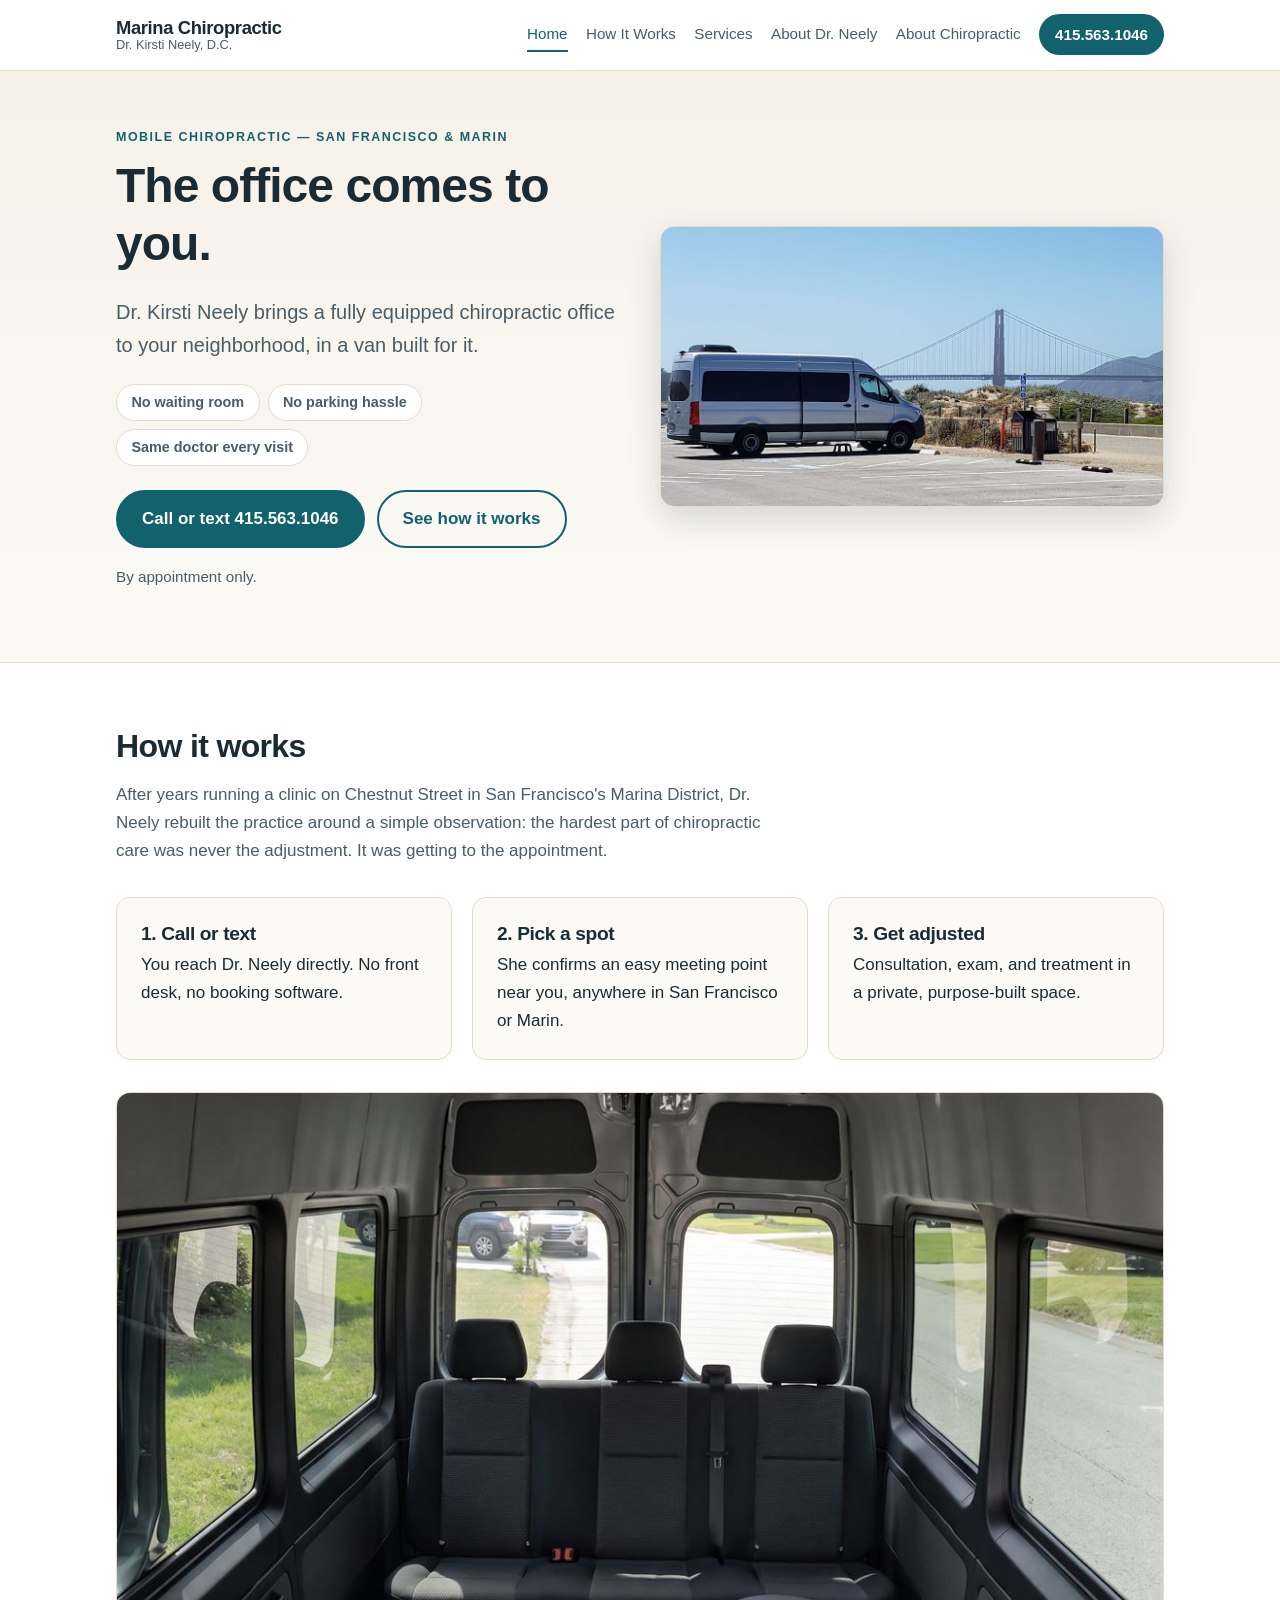
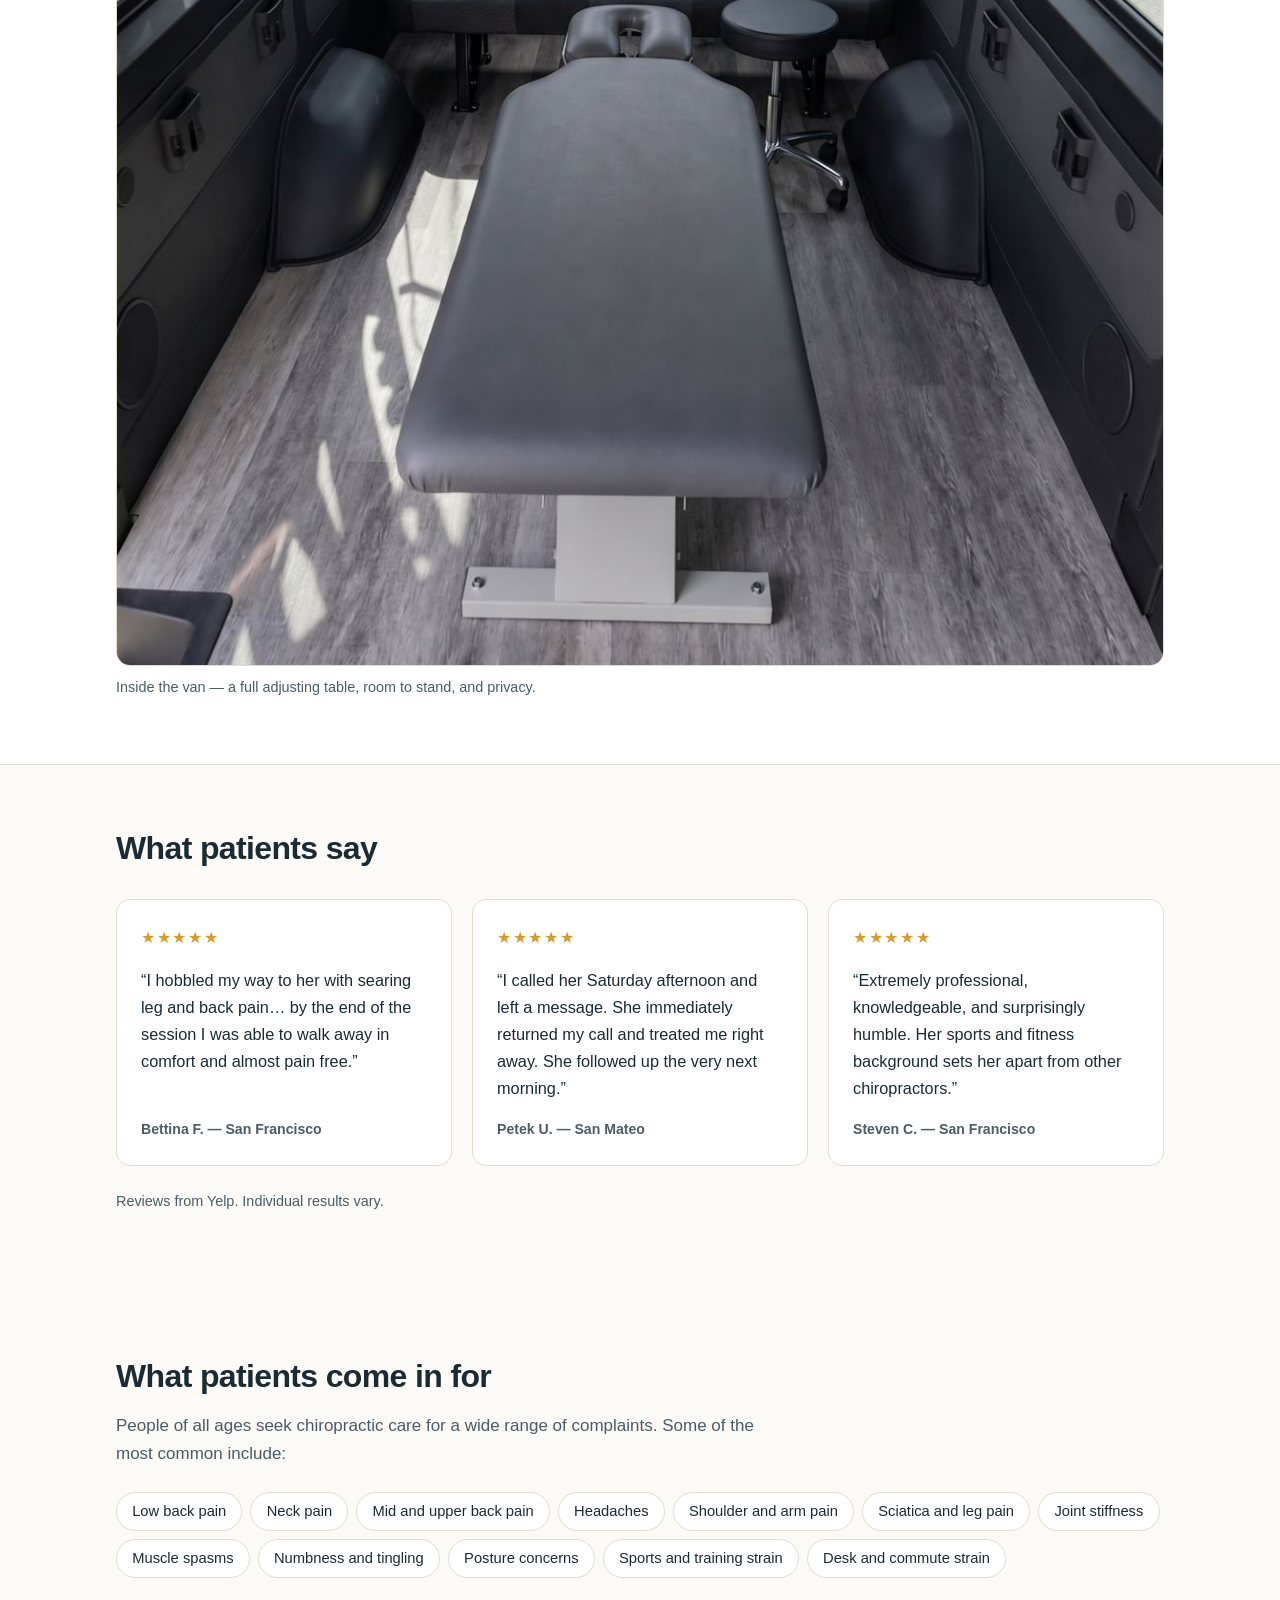
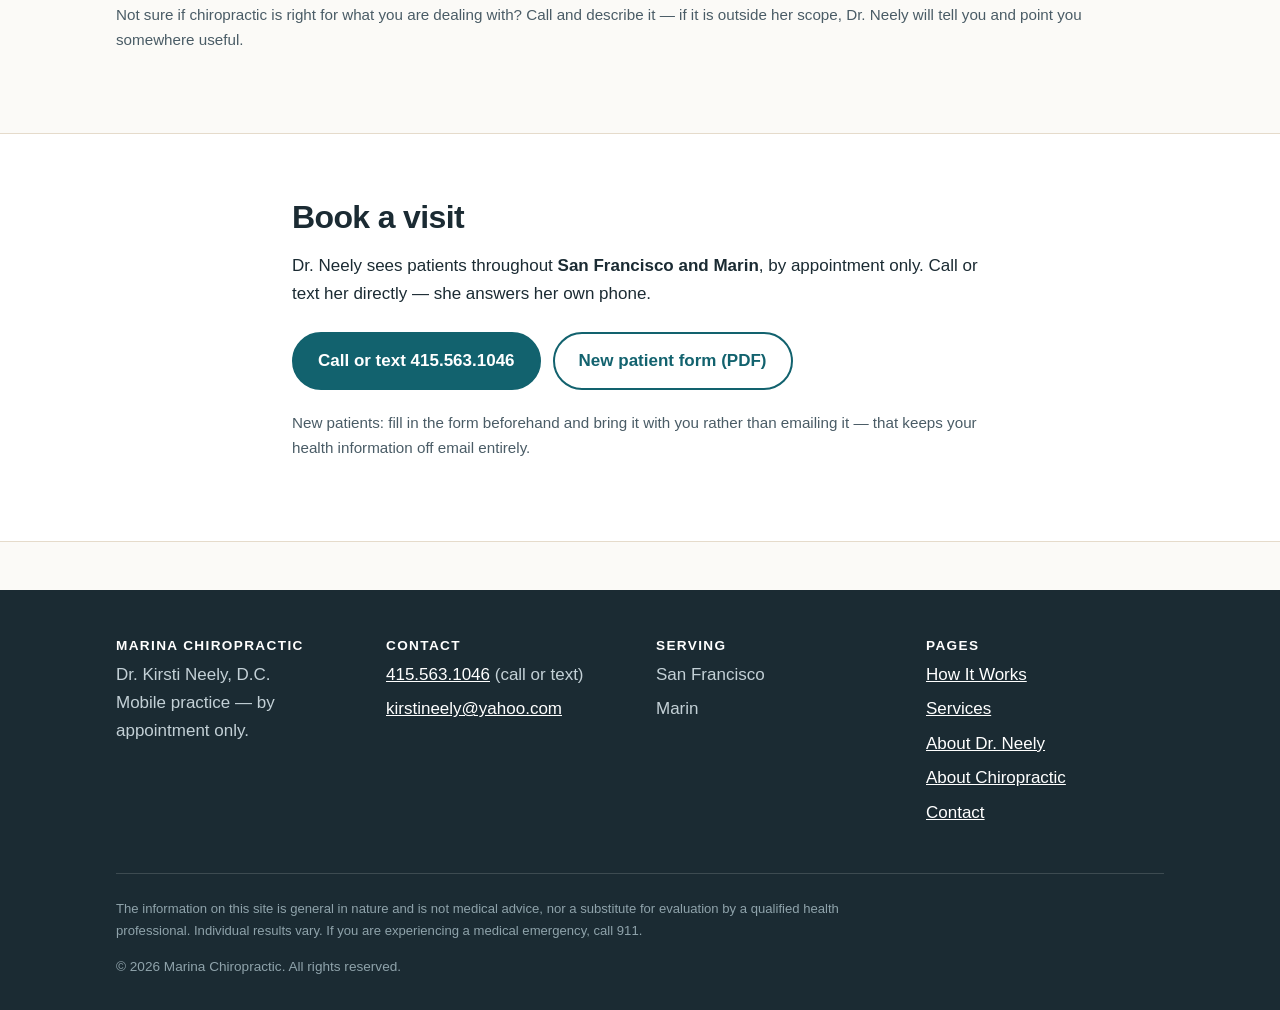
<file: index.html>
<!DOCTYPE html>
<html lang="en">
<head>
<meta charset="UTF-8">
<meta name="viewport" content="width=device-width, initial-scale=1">
<title>Marina Chiropractic | Mobile Chiropractor &mdash; San Francisco &amp; Marin</title>
<meta name="description" content="Dr. Kirsti Neely brings the chiropractic office to you. A fully equipped mobile practice serving San Francisco and Marin. Call or text 415.563.1046.">
<link rel="canonical" href="https://marinachiropractic.com/">
<link rel="stylesheet" href="styles.css">

<!-- Service-area business: no street address is published, by design.
     The practice is mobile and has no clinic patients can visit. -->
<script type="application/ld+json">
{
  "@context": "https://schema.org",
  "@type": "Chiropractic",
  "name": "Marina Chiropractic",
  "description": "Mobile chiropractic care serving San Francisco and Marin County.",
  "url": "https://marinachiropractic.com/",
  "telephone": "+1-415-563-1046",
  "email": "kirstineely@yahoo.com",
  "priceRange": "$$",
  "founder": {
    "@type": "Person",
    "name": "Dr. Kirsti Neely",
    "jobTitle": "Doctor of Chiropractic",
    "alumniOf": ["Palmer College of Chiropractic", "Lakehead University"]
  },
  "areaServed": [
    { "@type": "City", "name": "San Francisco, CA" },
    { "@type": "AdministrativeArea", "name": "Marin County, CA" }
  ]
}
</script>
</head>
<body>
<a class="skip" href="#main">Skip to content</a>

<header class="site-header">
  <div class="wrap header-inner">
    <a class="brand" href="index.html">Marina Chiropractic<span>Dr. Kirsti Neely, D.C.</span></a>
    <nav class="site-nav" aria-label="Main">
      <a href="index.html" aria-current="page">Home</a>
      <a href="how-it-works.html">How It Works</a>
      <a href="services.html">Services</a>
      <a href="bio.html">About Dr. Neely</a>
      <a href="about-chiropractic.html">About Chiropractic</a>
      <a class="header-cta" href="tel:+14155631046">415.563.1046</a>
    </nav>
  </div>
</header>

<main id="main">

<div class="hero">
  <div class="wrap hero-grid">
    <div>
      <p class="eyebrow">Mobile chiropractic &mdash; San Francisco &amp; Marin</p>
      <h1>The office comes to you.</h1>
      <p class="lead">Dr. Kirsti Neely brings a fully equipped chiropractic office to your neighborhood, in a van built for it.</p>
      <ul class="chips">
        <li>No waiting room</li>
        <li>No parking hassle</li>
        <li>Same doctor every visit</li>
      </ul>
      <div class="btn-row">
        <a class="btn btn-primary" href="tel:+14155631046">Call or text 415.563.1046</a>
        <a class="btn btn-secondary" href="how-it-works.html">See how it works</a>
      </div>
      <p style="margin-top:1rem;font-size:0.95rem;color:var(--ink-soft)">By appointment only.</p>
    </div>
    <figure class="hero-media">
      <img src="images/van-exterior.jpg" alt="The silver Sprinter treatment van parked in a waterfront lot with the Golden Gate Bridge behind it" width="1032" height="574" fetchpriority="high">
    </figure>
  </div>
</div>

<section class="alt">
  <div class="wrap">
    <h2>How it works</h2>
    <p class="section-intro">After years running a clinic on Chestnut Street in San Francisco's Marina District, Dr. Neely rebuilt the practice around a simple observation: the hardest part of chiropractic care was never the adjustment. It was getting to the appointment.</p>
    <div class="grid">
      <div class="card">
        <h3>1. Call or text</h3>
        <p>You reach Dr. Neely directly. No front desk, no booking software.</p>
      </div>
      <div class="card">
        <h3>2. Pick a spot</h3>
        <p>She confirms an easy meeting point near you, anywhere in San Francisco or Marin.</p>
      </div>
      <div class="card">
        <h3>3. Get adjusted</h3>
        <p>Consultation, exam, and treatment in a private, purpose-built space.</p>
      </div>
    </div>
    <figure>
      <img src="images/van-interior.jpg" alt="Inside the treatment van: a chiropractic adjusting table, stool, and bench seating with full standing headroom" width="1100" height="1233" loading="lazy">
      <figcaption>Inside the van &mdash; a full adjusting table, room to stand, and privacy.</figcaption>
    </figure>
    <!-- CONTENT: service area also listed in the JSON-LD above, in contact.html, and in the footer of every page. See content.md. -->
  </div>
</section>

<section>
  <div class="wrap">
    <h2>What patients say</h2>
    <div class="quotes">
      <blockquote>
        <p class="stars" aria-hidden="true">&#9733;&#9733;&#9733;&#9733;&#9733;</p>
        <p>&ldquo;I hobbled my way to her with searing leg and back pain&hellip; by the end of the session I was able to walk away in comfort and almost pain free.&rdquo;</p>
        <footer>Bettina F. &mdash; San Francisco</footer>
      </blockquote>
      <blockquote>
        <p class="stars" aria-hidden="true">&#9733;&#9733;&#9733;&#9733;&#9733;</p>
        <p>&ldquo;I called her Saturday afternoon and left a message. She immediately returned my call and treated me right away. She followed up the very next morning.&rdquo;</p>
        <footer>Petek U. &mdash; San Mateo</footer>
      </blockquote>
      <blockquote>
        <p class="stars" aria-hidden="true">&#9733;&#9733;&#9733;&#9733;&#9733;</p>
        <p>&ldquo;Extremely professional, knowledgeable, and surprisingly humble. Her sports and fitness background sets her apart from other chiropractors.&rdquo;</p>
        <footer>Steven C. &mdash; San Francisco</footer>
      </blockquote>
    </div>
    <p style="margin-top:1.5rem;font-size:0.9rem;color:var(--ink-soft)">Reviews from Yelp. Individual results vary.</p>
  </div>
</section>

<section>
  <div class="wrap">
    <h2>What patients come in for</h2>
    <p class="section-intro">People of all ages seek chiropractic care for a wide range of complaints. Some of the most common include:</p>
    <ul class="pill-list">
      <li>Low back pain</li>
      <li>Neck pain</li>
      <li>Mid and upper back pain</li>
      <li>Headaches</li>
      <li>Shoulder and arm pain</li>
      <li>Sciatica and leg pain</li>
      <li>Joint stiffness</li>
      <li>Muscle spasms</li>
      <li>Numbness and tingling</li>
      <li>Posture concerns</li>
      <li>Sports and training strain</li>
      <li>Desk and commute strain</li>
    </ul>
    <p style="margin-top:1.5rem;color:var(--ink-soft);font-size:0.95rem">Not sure if chiropractic is right for what you are dealing with? Call and describe it &mdash; if it is outside her scope, Dr. Neely will tell you and point you somewhere useful.</p>
  </div>
</section>

<section class="alt">
  <div class="wrap narrow">
    <h2>Book a visit</h2>
    <p>Dr. Neely sees patients throughout <strong>San Francisco and Marin</strong>, by appointment only. Call or text her directly &mdash; she answers her own phone.</p>
    <div class="btn-row">
      <a class="btn btn-primary" href="tel:+14155631046">Call or text 415.563.1046</a>
      <a class="btn btn-secondary" href="forms/new-patient-intake.pdf">New patient form (PDF)</a>
    </div>
    <p style="margin-top:1.25rem;font-size:0.95rem;color:var(--ink-soft)">New patients: fill in the form beforehand and bring it with you rather than emailing it &mdash; that keeps your health information off email entirely.</p>
  </div>
</section>

</main>

<footer class="site-footer">
  <div class="wrap">
    <div class="footer-grid">
      <div>
        <h3>Marina Chiropractic</h3>
        <p style="margin:0">Dr. Kirsti Neely, D.C.<br>Mobile practice &mdash; by appointment only.</p>
      </div>
      <div>
        <h3>Contact</h3>
        <ul>
          <li><a href="tel:+14155631046">415.563.1046</a> (call or text)</li>
          <li><a href="mailto:kirstineely@yahoo.com">kirstineely@yahoo.com</a></li>
        </ul>
      </div>
      <div>
        <h3>Serving</h3>
        <ul>
          <li>San Francisco</li>
          <li>Marin</li>
        </ul>
      </div>
      <div>
        <h3>Pages</h3>
        <ul>
          <li><a href="how-it-works.html">How It Works</a></li>
          <li><a href="services.html">Services</a></li>
          <li><a href="bio.html">About Dr. Neely</a></li>
          <li><a href="about-chiropractic.html">About Chiropractic</a></li>
          <li><a href="contact.html">Contact</a></li>
        </ul>
      </div>
    </div>
    <div class="footer-bottom">
      <p class="disclaimer">The information on this site is general in nature and is not medical advice, nor a substitute for evaluation by a qualified health professional. Individual results vary. If you are experiencing a medical emergency, call 911.</p>
      <p style="margin:0">&copy; 2026 Marina Chiropractic. All rights reserved.</p>
    </div>
  </div>
</footer>

<div class="call-bar">
  <a href="tel:+14155631046">Call</a>
  <a class="secondary" href="sms:+14155631046">Text</a>
</div>

</body>
</html>
</file>
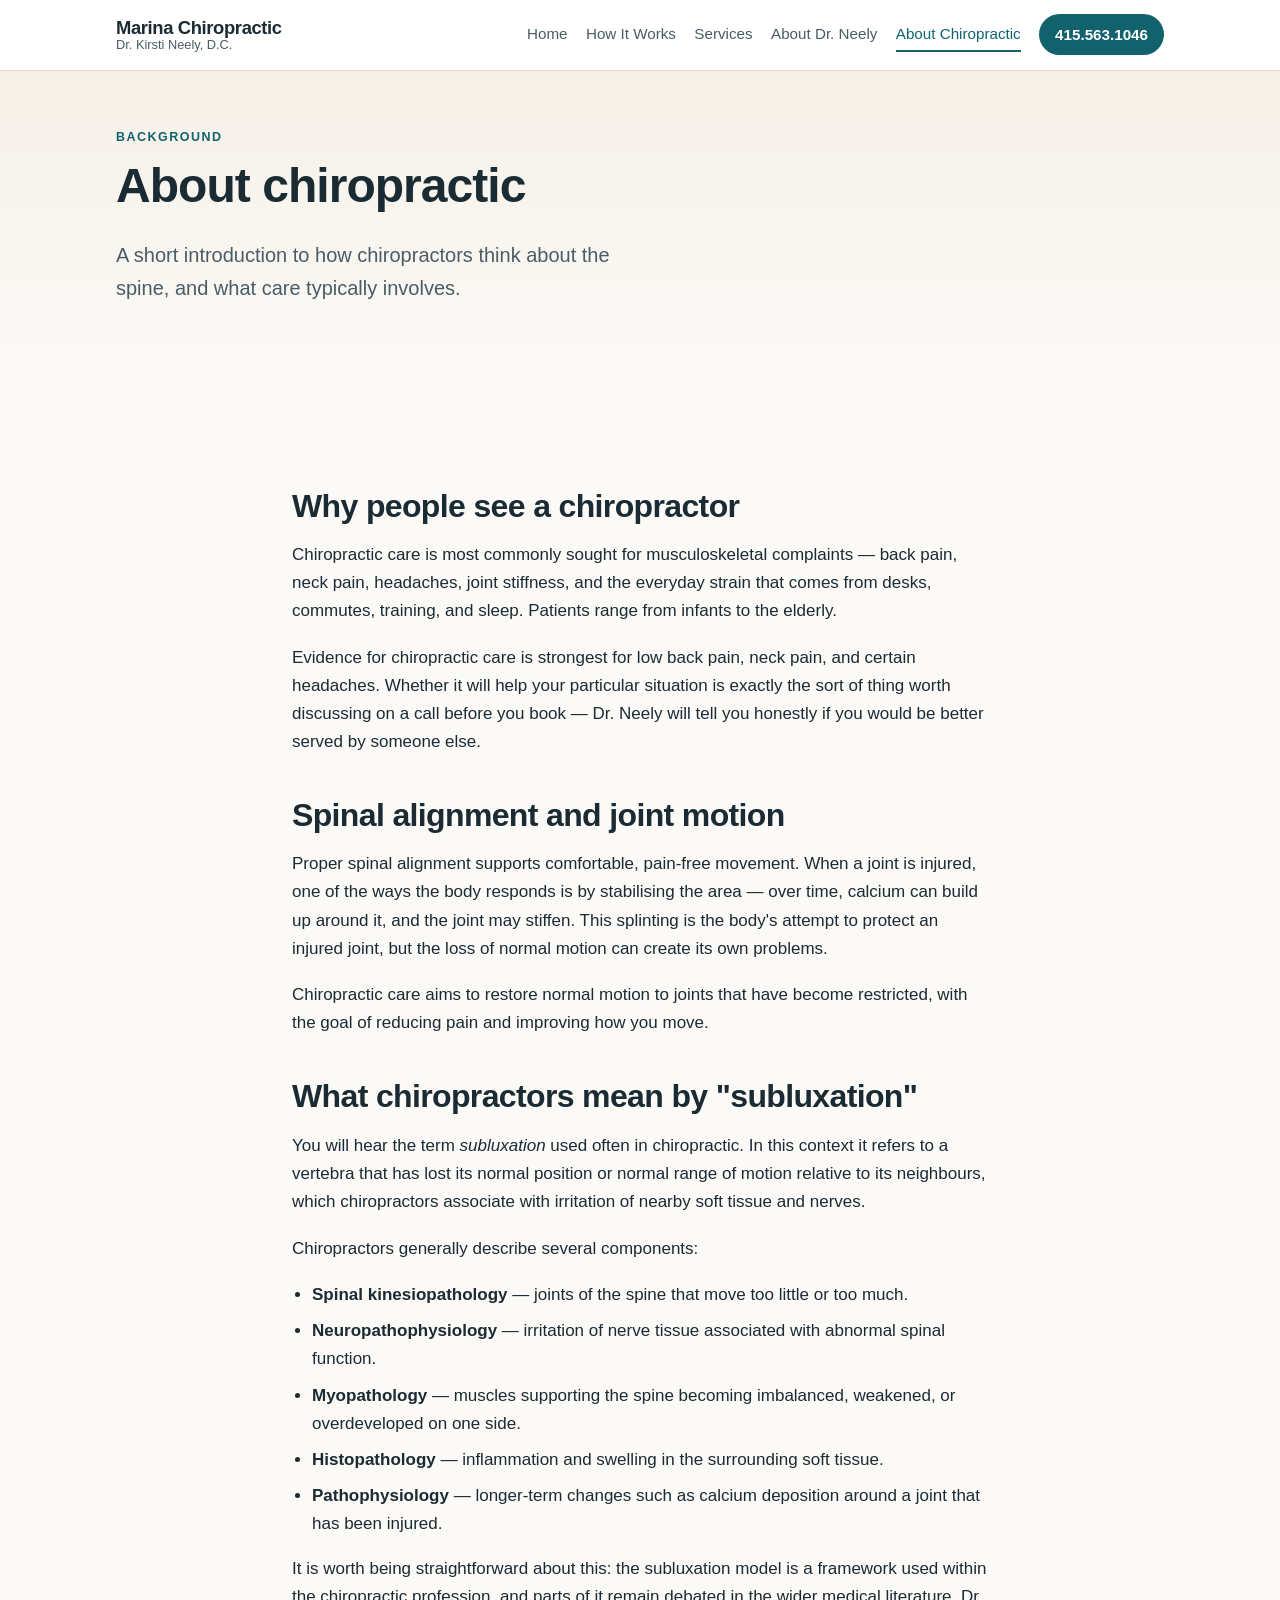
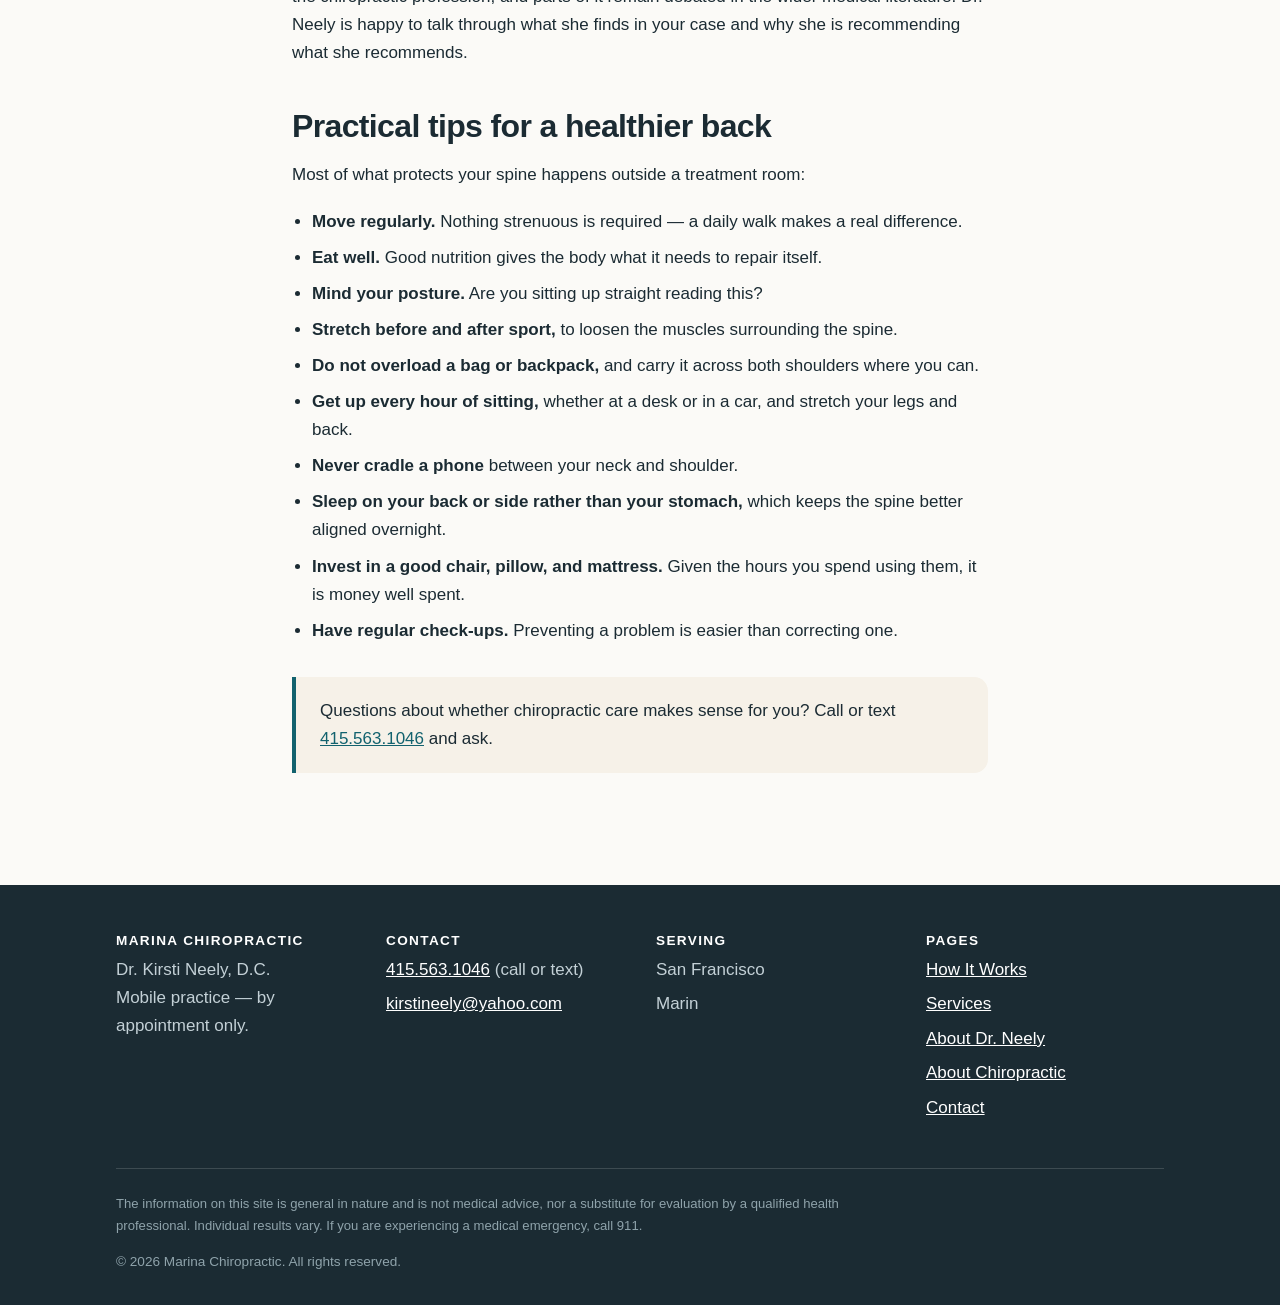
<file: about-chiropractic.html>
<!DOCTYPE html>
<html lang="en">
<head>
<meta charset="UTF-8">
<meta name="viewport" content="width=device-width, initial-scale=1">
<title>About Chiropractic | Marina Chiropractic</title>
<meta name="description" content="An introduction to chiropractic care: spinal alignment, what chiropractors mean by subluxation, and practical tips for a healthier back.">
<link rel="canonical" href="https://marinachiropractic.com/about-chiropractic.html">
<link rel="stylesheet" href="styles.css">
</head>
<body>
<a class="skip" href="#main">Skip to content</a>

<header class="site-header">
  <div class="wrap header-inner">
    <a class="brand" href="index.html">Marina Chiropractic<span>Dr. Kirsti Neely, D.C.</span></a>
    <nav class="site-nav" aria-label="Main">
      <a href="index.html">Home</a>
      <a href="how-it-works.html">How It Works</a>
      <a href="services.html">Services</a>
      <a href="bio.html">About Dr. Neely</a>
      <a href="about-chiropractic.html" aria-current="page">About Chiropractic</a>
      <a class="header-cta" href="tel:+14155631046">415.563.1046</a>
    </nav>
  </div>
</header>

<main id="main">

<div class="hero">
  <div class="wrap">
    <p class="eyebrow">Background</p>
    <h1>About chiropractic</h1>
    <p class="lead">A short introduction to how chiropractors think about the spine, and what care typically involves.</p>
  </div>
</div>

<section>
  <div class="wrap narrow prose">

    <h2>Why people see a chiropractor</h2>
    <p>Chiropractic care is most commonly sought for musculoskeletal complaints &mdash; back pain, neck pain, headaches, joint stiffness, and the everyday strain that comes from desks, commutes, training, and sleep. Patients range from infants to the elderly.</p>
    <p>Evidence for chiropractic care is strongest for low back pain, neck pain, and certain headaches. Whether it will help your particular situation is exactly the sort of thing worth discussing on a call before you book &mdash; Dr. Neely will tell you honestly if you would be better served by someone else.</p>

    <h2>Spinal alignment and joint motion</h2>
    <p>Proper spinal alignment supports comfortable, pain-free movement. When a joint is injured, one of the ways the body responds is by stabilising the area &mdash; over time, calcium can build up around it, and the joint may stiffen. This splinting is the body's attempt to protect an injured joint, but the loss of normal motion can create its own problems.</p>
    <p>Chiropractic care aims to restore normal motion to joints that have become restricted, with the goal of reducing pain and improving how you move.</p>

    <h2>What chiropractors mean by "subluxation"</h2>
    <p>You will hear the term <em>subluxation</em> used often in chiropractic. In this context it refers to a vertebra that has lost its normal position or normal range of motion relative to its neighbours, which chiropractors associate with irritation of nearby soft tissue and nerves.</p>
    <p>Chiropractors generally describe several components:</p>
    <ul>
      <li><strong>Spinal kinesiopathology</strong> &mdash; joints of the spine that move too little or too much.</li>
      <li><strong>Neuropathophysiology</strong> &mdash; irritation of nerve tissue associated with abnormal spinal function.</li>
      <li><strong>Myopathology</strong> &mdash; muscles supporting the spine becoming imbalanced, weakened, or overdeveloped on one side.</li>
      <li><strong>Histopathology</strong> &mdash; inflammation and swelling in the surrounding soft tissue.</li>
      <li><strong>Pathophysiology</strong> &mdash; longer-term changes such as calcium deposition around a joint that has been injured.</li>
    </ul>
    <p>It is worth being straightforward about this: the subluxation model is a framework used within the chiropractic profession, and parts of it remain debated in the wider medical literature. Dr. Neely is happy to talk through what she finds in your case and why she is recommending what she recommends.</p>

    <!-- REMOVED PENDING DR. NEELY'S DECISION: the "Know your spine" table from the
         old Blogger site, which mapped individual vertebrae to specific organs
         (C1 to lungs/heart/spleen/kidney, T5 to stomach, T11 to kidney, etc.).

         That vertebra-to-organ mapping is not supported by current evidence, and
         publishing it as fact is the kind of unsubstantiated health claim that
         draws attention under FTC advertising rules and California Board of
         Chiropractic Examiners advertising regulations.

         It has been omitted rather than deleted - the original content is preserved
         in the archived Blogger site and can be restored here if she wants it.
         Flagged in README.md for her decision. -->

    <h2>Practical tips for a healthier back</h2>
    <p>Most of what protects your spine happens outside a treatment room:</p>
    <ul>
      <li><strong>Move regularly.</strong> Nothing strenuous is required &mdash; a daily walk makes a real difference.</li>
      <li><strong>Eat well.</strong> Good nutrition gives the body what it needs to repair itself.</li>
      <li><strong>Mind your posture.</strong> Are you sitting up straight reading this?</li>
      <li><strong>Stretch before and after sport,</strong> to loosen the muscles surrounding the spine.</li>
      <li><strong>Do not overload a bag or backpack,</strong> and carry it across both shoulders where you can.</li>
      <li><strong>Get up every hour of sitting,</strong> whether at a desk or in a car, and stretch your legs and back.</li>
      <li><strong>Never cradle a phone</strong> between your neck and shoulder.</li>
      <li><strong>Sleep on your back or side rather than your stomach,</strong> which keeps the spine better aligned overnight.</li>
      <li><strong>Invest in a good chair, pillow, and mattress.</strong> Given the hours you spend using them, it is money well spent.</li>
      <li><strong>Have regular check-ups.</strong> Preventing a problem is easier than correcting one.</li>
    </ul>

    <div class="callout">
      <p>Questions about whether chiropractic care makes sense for you? Call or text <a href="tel:+14155631046">415.563.1046</a> and ask.</p>
    </div>

  </div>
</section>

</main>

<footer class="site-footer">
  <div class="wrap">
    <div class="footer-grid">
      <div>
        <h3>Marina Chiropractic</h3>
        <p style="margin:0">Dr. Kirsti Neely, D.C.<br>Mobile practice &mdash; by appointment only.</p>
      </div>
      <div>
        <h3>Contact</h3>
        <ul>
          <li><a href="tel:+14155631046">415.563.1046</a> (call or text)</li>
          <li><a href="mailto:kirstineely@yahoo.com">kirstineely@yahoo.com</a></li>
        </ul>
      </div>
      <div>
        <h3>Serving</h3>
        <ul>
          <li>San Francisco</li>
          <li>Marin</li>
        </ul>
      </div>
      <div>
        <h3>Pages</h3>
        <ul>
          <li><a href="how-it-works.html">How It Works</a></li>
          <li><a href="services.html">Services</a></li>
          <li><a href="bio.html">About Dr. Neely</a></li>
          <li><a href="about-chiropractic.html">About Chiropractic</a></li>
          <li><a href="contact.html">Contact</a></li>
        </ul>
      </div>
    </div>
    <div class="footer-bottom">
      <p class="disclaimer">The information on this site is general in nature and is not medical advice, nor a substitute for evaluation by a qualified health professional. Individual results vary. If you are experiencing a medical emergency, call 911.</p>
      <p style="margin:0">&copy; 2026 Marina Chiropractic. All rights reserved.</p>
    </div>
  </div>
</footer>

<div class="call-bar">
  <a href="tel:+14155631046">Call</a>
  <a class="secondary" href="sms:+14155631046">Text</a>
</div>

</body>
</html>
</file>
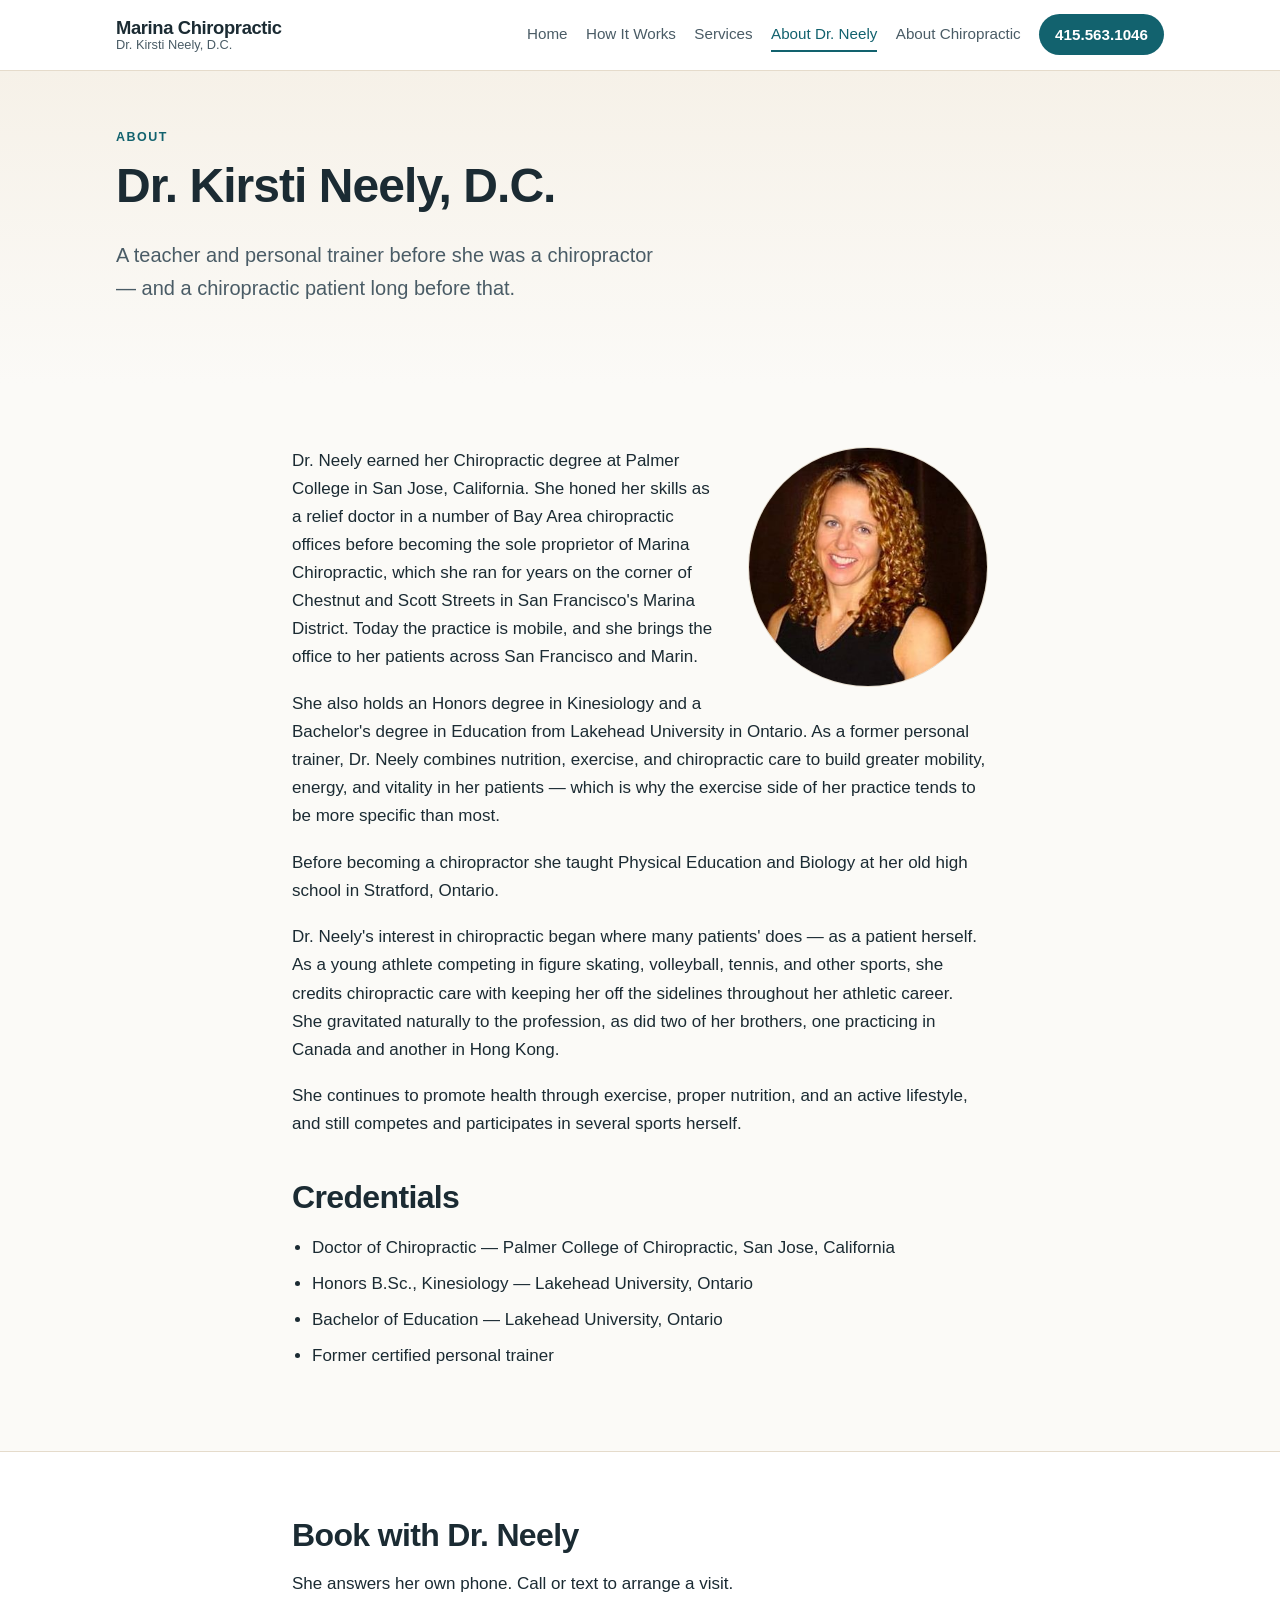
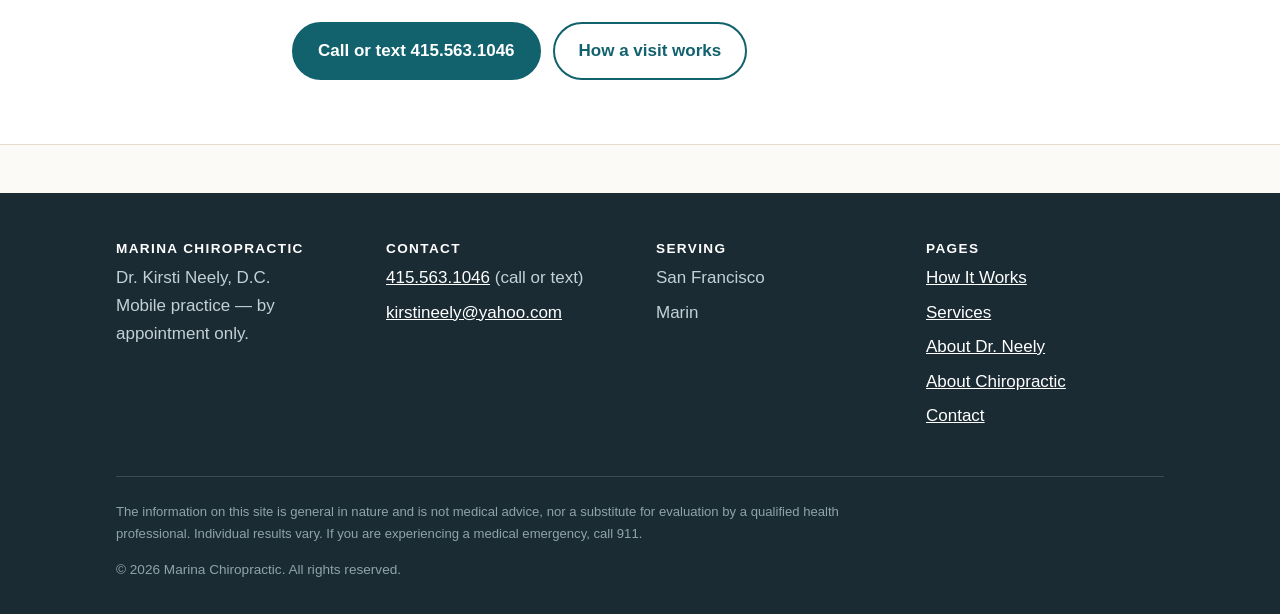
<file: bio.html>
<!DOCTYPE html>
<html lang="en">
<head>
<meta charset="UTF-8">
<meta name="viewport" content="width=device-width, initial-scale=1">
<title>About Dr. Kirsti Neely | Marina Chiropractic</title>
<meta name="description" content="Dr. Kirsti Neely, D.C. &mdash; Palmer College graduate, former personal trainer and teacher, and a lifelong athlete who came to chiropractic as a patient.">
<link rel="canonical" href="https://marinachiropractic.com/bio.html">
<link rel="stylesheet" href="styles.css">
</head>
<body>
<a class="skip" href="#main">Skip to content</a>

<header class="site-header">
  <div class="wrap header-inner">
    <a class="brand" href="index.html">Marina Chiropractic<span>Dr. Kirsti Neely, D.C.</span></a>
    <nav class="site-nav" aria-label="Main">
      <a href="index.html">Home</a>
      <a href="how-it-works.html">How It Works</a>
      <a href="services.html">Services</a>
      <a href="bio.html" aria-current="page">About Dr. Neely</a>
      <a href="about-chiropractic.html">About Chiropractic</a>
      <a class="header-cta" href="tel:+14155631046">415.563.1046</a>
    </nav>
  </div>
</header>

<main id="main">

<div class="hero">
  <div class="wrap">
    <p class="eyebrow">About</p>
    <h1>Dr. Kirsti Neely, D.C.</h1>
    <p class="lead">A teacher and personal trainer before she was a chiropractor &mdash; and a chiropractic patient long before that.</p>
  </div>
</div>

<section>
  <div class="wrap narrow prose">

    <figure class="portrait">
      <img src="images/dr-neely.jpg" alt="Dr. Kirsti Neely, Doctor of Chiropractic" width="349" height="341">
    </figure>

    <p>Dr. Neely earned her Chiropractic degree at Palmer College in San Jose, California. She honed her skills as a relief doctor in a number of Bay Area chiropractic offices before becoming the sole proprietor of Marina Chiropractic, which she ran for years on the corner of Chestnut and Scott Streets in San Francisco's Marina District. Today the practice is mobile, and she brings the office to her patients across San Francisco and Marin.</p>

    <p>She also holds an Honors degree in Kinesiology and a Bachelor's degree in Education from Lakehead University in Ontario. As a former personal trainer, Dr. Neely combines nutrition, exercise, and chiropractic care to build greater mobility, energy, and vitality in her patients &mdash; which is why the exercise side of her practice tends to be more specific than most.</p>

    <p>Before becoming a chiropractor she taught Physical Education and Biology at her old high school in Stratford, Ontario.</p>

    <p>Dr. Neely's interest in chiropractic began where many patients' does &mdash; as a patient herself. As a young athlete competing in figure skating, volleyball, tennis, and other sports, she credits chiropractic care with keeping her off the sidelines throughout her athletic career. She gravitated naturally to the profession, as did two of her brothers, one practicing in Canada and another in Hong Kong.</p>

    <p>She continues to promote health through exercise, proper nutrition, and an active lifestyle, and still competes and participates in several sports herself.</p>

    <h2>Credentials</h2>
    <ul>
      <li>Doctor of Chiropractic &mdash; Palmer College of Chiropractic, San Jose, California</li>
      <li>Honors B.Sc., Kinesiology &mdash; Lakehead University, Ontario</li>
      <li>Bachelor of Education &mdash; Lakehead University, Ontario</li>
      <li>Former certified personal trainer</li>
    </ul>
    <!-- PLACEHOLDER: add California DC license number here. Publishing it is
         standard practice and meaningfully increases trust for a mobile
         practice where there is no storefront to reassure new patients. -->

  </div>
</section>

<section class="alt">
  <div class="wrap narrow">
    <h2>Book with Dr. Neely</h2>
    <p>She answers her own phone. Call or text to arrange a visit.</p>
    <div class="btn-row">
      <a class="btn btn-primary" href="tel:+14155631046">Call or text 415.563.1046</a>
      <a class="btn btn-secondary" href="how-it-works.html">How a visit works</a>
    </div>
  </div>
</section>

</main>

<footer class="site-footer">
  <div class="wrap">
    <div class="footer-grid">
      <div>
        <h3>Marina Chiropractic</h3>
        <p style="margin:0">Dr. Kirsti Neely, D.C.<br>Mobile practice &mdash; by appointment only.</p>
      </div>
      <div>
        <h3>Contact</h3>
        <ul>
          <li><a href="tel:+14155631046">415.563.1046</a> (call or text)</li>
          <li><a href="mailto:kirstineely@yahoo.com">kirstineely@yahoo.com</a></li>
        </ul>
      </div>
      <div>
        <h3>Serving</h3>
        <ul>
          <li>San Francisco</li>
          <li>Marin</li>
        </ul>
      </div>
      <div>
        <h3>Pages</h3>
        <ul>
          <li><a href="how-it-works.html">How It Works</a></li>
          <li><a href="services.html">Services</a></li>
          <li><a href="bio.html">About Dr. Neely</a></li>
          <li><a href="about-chiropractic.html">About Chiropractic</a></li>
          <li><a href="contact.html">Contact</a></li>
        </ul>
      </div>
    </div>
    <div class="footer-bottom">
      <p class="disclaimer">The information on this site is general in nature and is not medical advice, nor a substitute for evaluation by a qualified health professional. Individual results vary. If you are experiencing a medical emergency, call 911.</p>
      <p style="margin:0">&copy; 2026 Marina Chiropractic. All rights reserved.</p>
    </div>
  </div>
</footer>

<div class="call-bar">
  <a href="tel:+14155631046">Call</a>
  <a class="secondary" href="sms:+14155631046">Text</a>
</div>

</body>
</html>
</file>
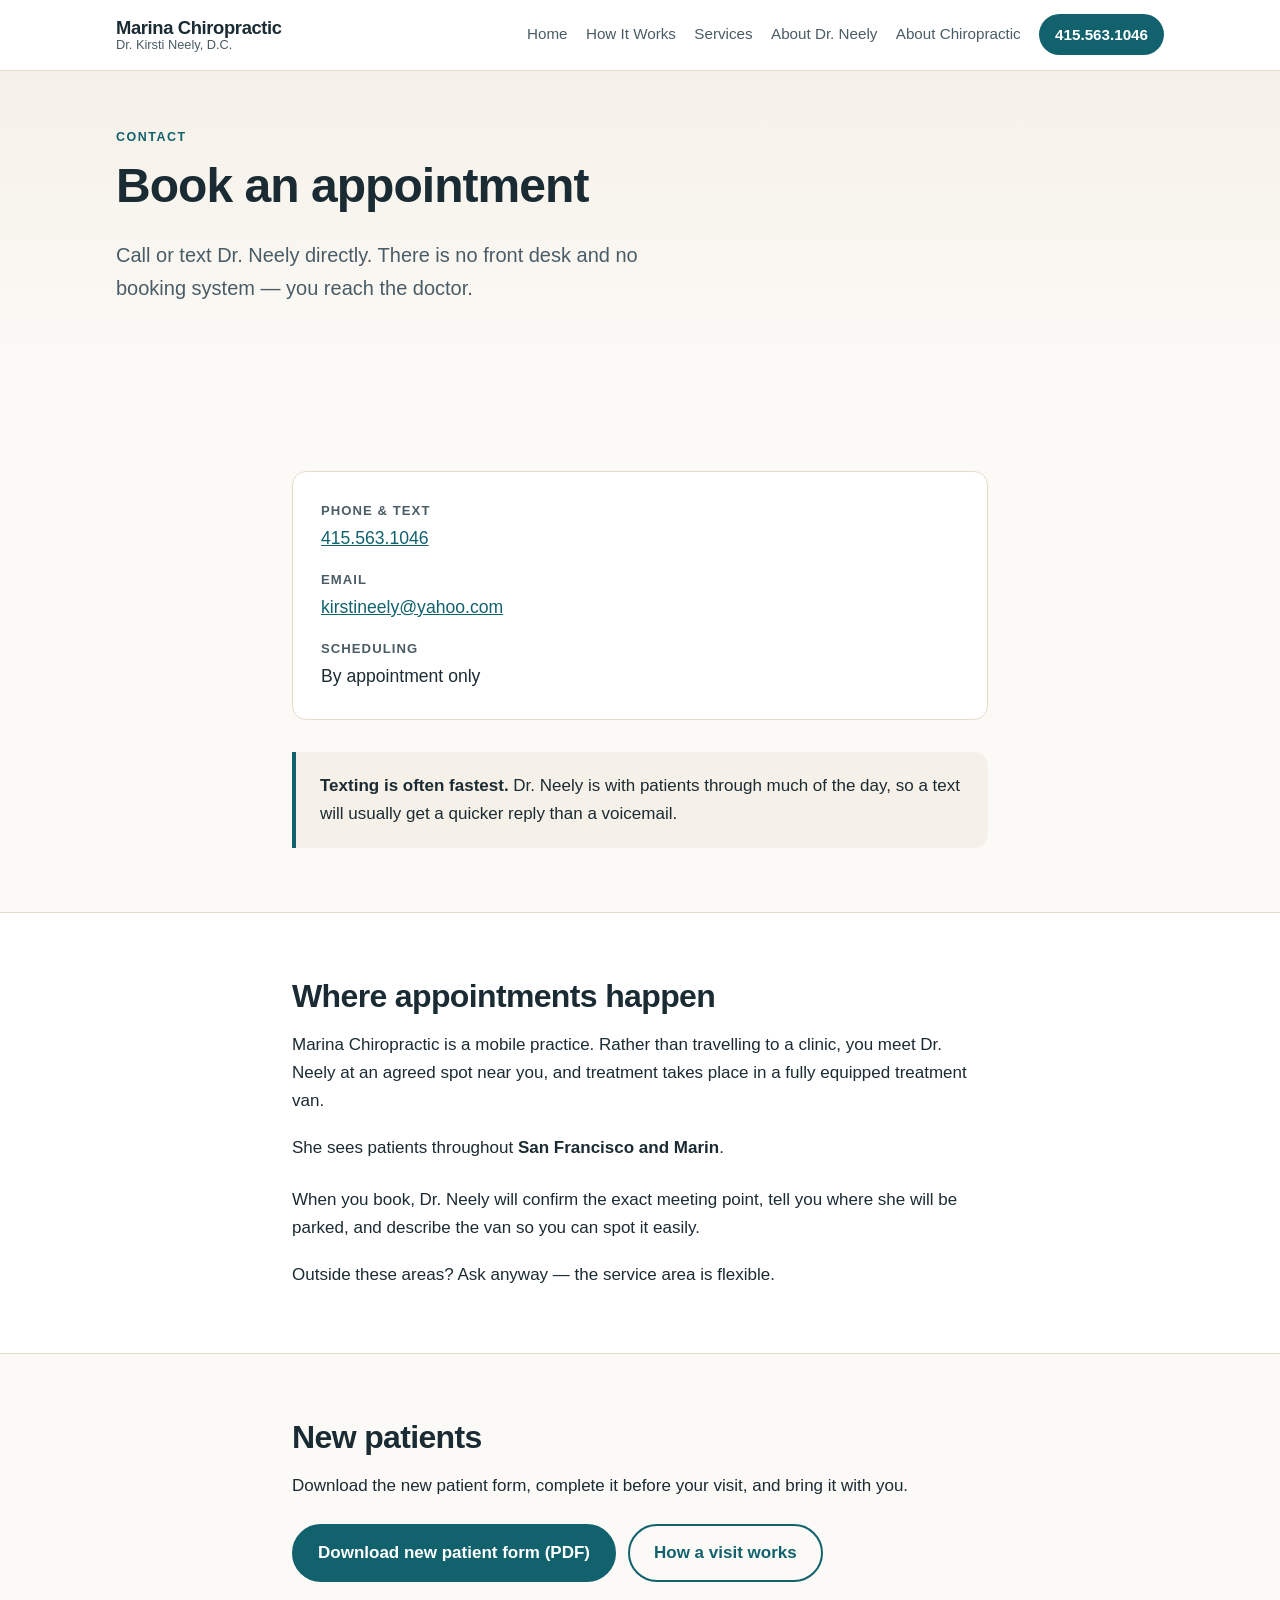
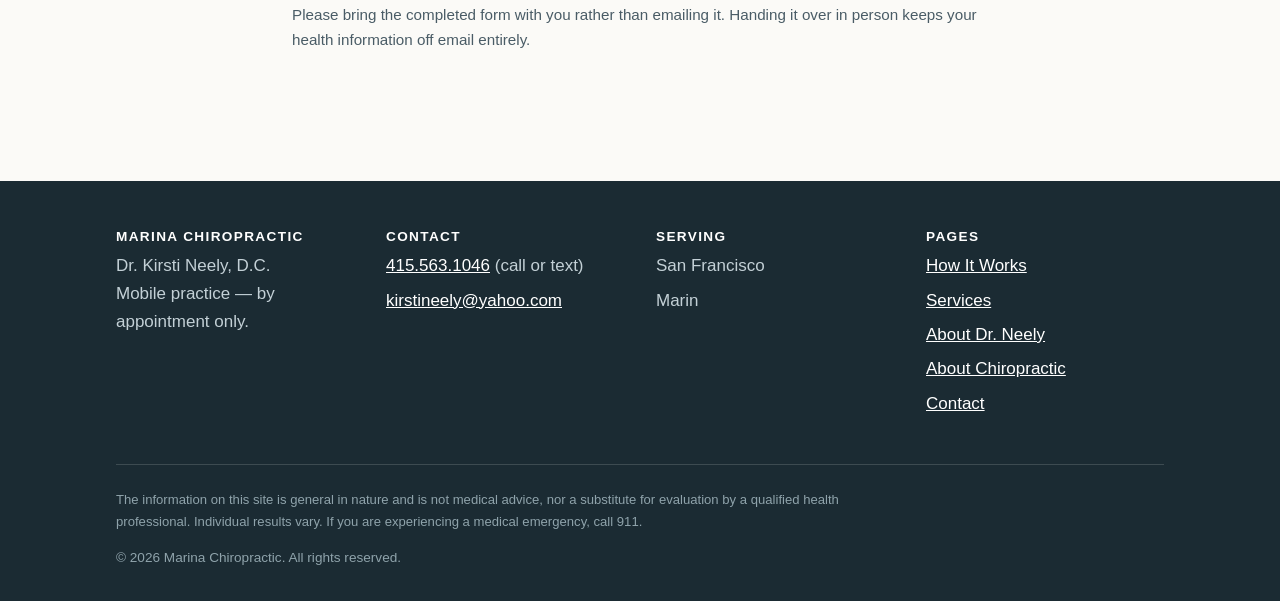
<file: contact.html>
<!DOCTYPE html>
<html lang="en">
<head>
<meta charset="UTF-8">
<meta name="viewport" content="width=device-width, initial-scale=1">
<title>Contact | Marina Chiropractic &mdash; Dr. Kirsti Neely</title>
<meta name="description" content="Call or text Dr. Kirsti Neely at 415.563.1046 to book a mobile chiropractic appointment in San Francisco or Marin.">
<link rel="canonical" href="https://marinachiropractic.com/contact.html">
<link rel="stylesheet" href="styles.css">
</head>
<body>
<a class="skip" href="#main">Skip to content</a>

<header class="site-header">
  <div class="wrap header-inner">
    <a class="brand" href="index.html">Marina Chiropractic<span>Dr. Kirsti Neely, D.C.</span></a>
    <nav class="site-nav" aria-label="Main">
      <a href="index.html">Home</a>
      <a href="how-it-works.html">How It Works</a>
      <a href="services.html">Services</a>
      <a href="bio.html">About Dr. Neely</a>
      <a href="about-chiropractic.html">About Chiropractic</a>
      <a class="header-cta" href="tel:+14155631046">415.563.1046</a>
    </nav>
  </div>
</header>

<main id="main">

<div class="hero">
  <div class="wrap">
    <p class="eyebrow">Contact</p>
    <h1>Book an appointment</h1>
    <p class="lead">Call or text Dr. Neely directly. There is no front desk and no booking system &mdash; you reach the doctor.</p>
  </div>
</div>

<section>
  <div class="wrap narrow">

    <div class="contact-block">
      <dl>
        <div>
          <dt>Phone &amp; text</dt>
          <dd><a href="tel:+14155631046">415.563.1046</a></dd>
        </div>
        <div>
          <dt>Email</dt>
          <dd><a href="mailto:kirstineely@yahoo.com">kirstineely@yahoo.com</a></dd>
        </div>
        <div>
          <dt>Scheduling</dt>
          <dd>By appointment only</dd>
        </div>
      </dl>
    </div>

    <!-- No street address is published anywhere on this site, by design.
         The practice is mobile and has no location patients can visit.
         The Sausalito mailing address is used only for registrar and
         business registration purposes. Do not add it here. -->

    <div class="callout">
      <p><strong>Texting is often fastest.</strong> Dr. Neely is with patients through much of the day, so a text will usually get a quicker reply than a voicemail.</p>
    </div>

  </div>
</section>

<section class="alt">
  <div class="wrap narrow">
    <h2>Where appointments happen</h2>
    <p>Marina Chiropractic is a mobile practice. Rather than travelling to a clinic, you meet Dr. Neely at an agreed spot near you, and treatment takes place in a fully equipped treatment van.</p>
    <p>She sees patients throughout <strong>San Francisco and Marin</strong>.</p>
    <!-- CONTENT: this service area also appears on index.html (twice: JSON-LD and
         body), and in the footer of every page. See content.md. -->
    <p style="margin-top:1.5rem">When you book, Dr. Neely will confirm the exact meeting point, tell you where she will be parked, and describe the van so you can spot it easily.</p>
    <p style="margin-bottom:0">Outside these areas? Ask anyway &mdash; the service area is flexible.</p>
  </div>
</section>

<section>
  <div class="wrap narrow">
    <h2>New patients</h2>
    <p>Download the new patient form, complete it before your visit, and bring it with you.</p>
    <div class="btn-row">
      <a class="btn btn-primary" href="forms/new-patient-intake.pdf">Download new patient form (PDF)</a>
      <a class="btn btn-secondary" href="how-it-works.html">How a visit works</a>
    </div>
    <p style="margin-top:1.25rem;font-size:0.95rem;color:var(--ink-soft)">Please bring the completed form with you rather than emailing it. Handing it over in person keeps your health information off email entirely.</p>
  </div>
</section>

</main>

<footer class="site-footer">
  <div class="wrap">
    <div class="footer-grid">
      <div>
        <h3>Marina Chiropractic</h3>
        <p style="margin:0">Dr. Kirsti Neely, D.C.<br>Mobile practice &mdash; by appointment only.</p>
      </div>
      <div>
        <h3>Contact</h3>
        <ul>
          <li><a href="tel:+14155631046">415.563.1046</a> (call or text)</li>
          <li><a href="mailto:kirstineely@yahoo.com">kirstineely@yahoo.com</a></li>
        </ul>
      </div>
      <div>
        <h3>Serving</h3>
        <ul>
          <li>San Francisco</li>
          <li>Marin</li>
        </ul>
      </div>
      <div>
        <h3>Pages</h3>
        <ul>
          <li><a href="how-it-works.html">How It Works</a></li>
          <li><a href="services.html">Services</a></li>
          <li><a href="bio.html">About Dr. Neely</a></li>
          <li><a href="about-chiropractic.html">About Chiropractic</a></li>
          <li><a href="contact.html">Contact</a></li>
        </ul>
      </div>
    </div>
    <div class="footer-bottom">
      <p class="disclaimer">The information on this site is general in nature and is not medical advice, nor a substitute for evaluation by a qualified health professional. Individual results vary. If you are experiencing a medical emergency, call 911.</p>
      <p style="margin:0">&copy; 2026 Marina Chiropractic. All rights reserved.</p>
    </div>
  </div>
</footer>

<div class="call-bar">
  <a href="tel:+14155631046">Call</a>
  <a class="secondary" href="sms:+14155631046">Text</a>
</div>

</body>
</html>
</file>
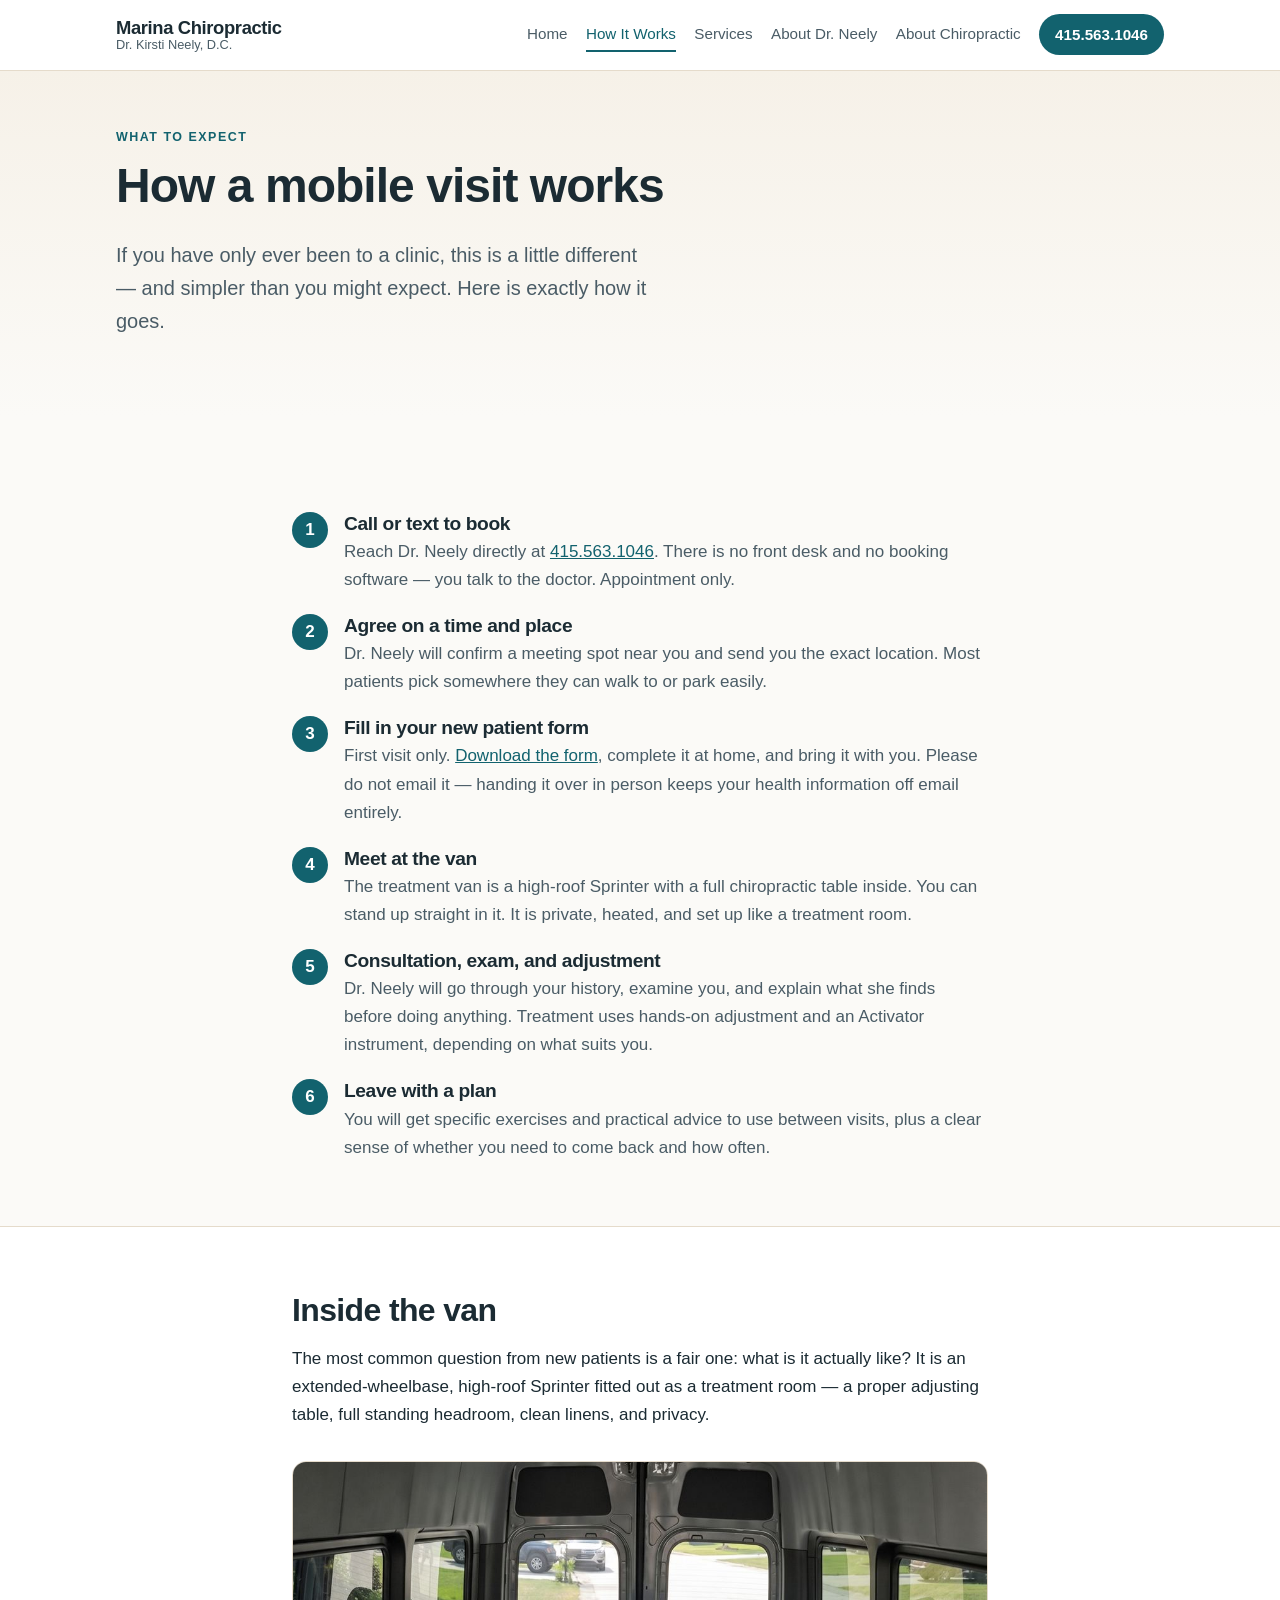
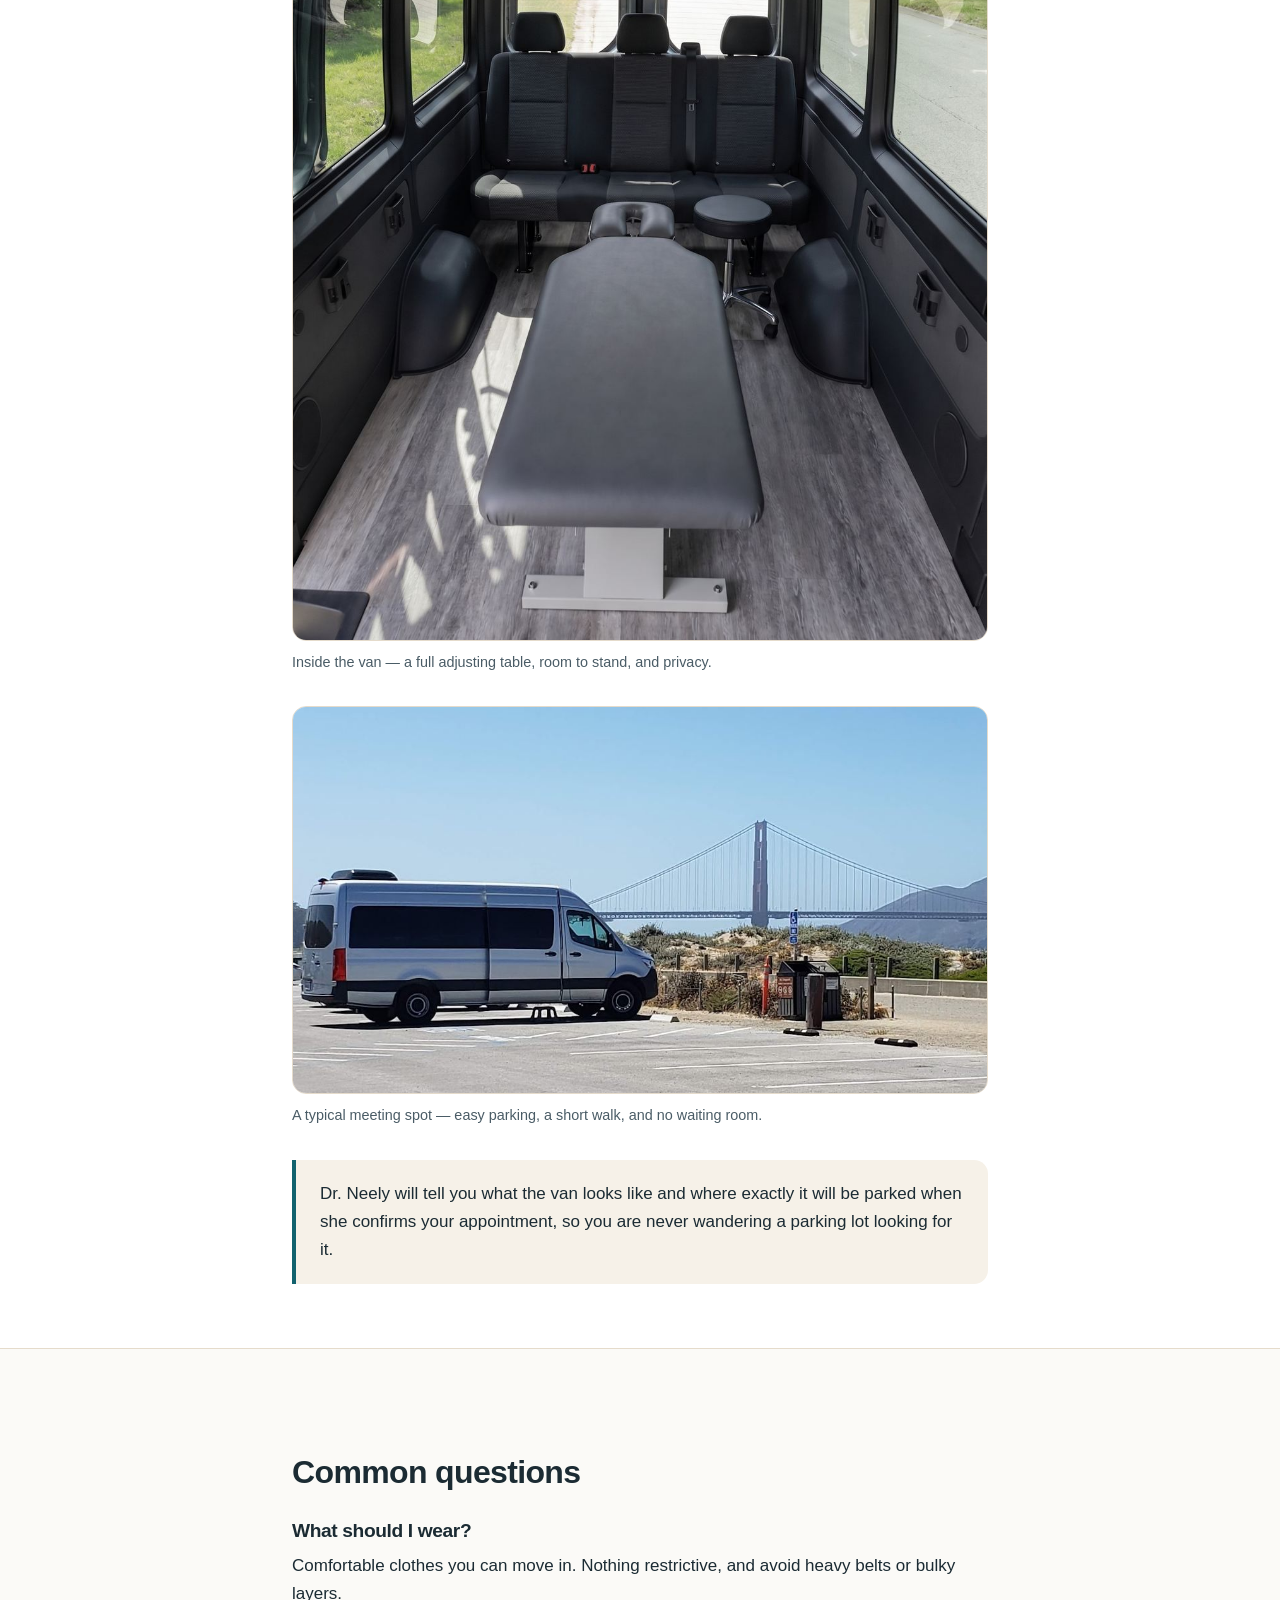
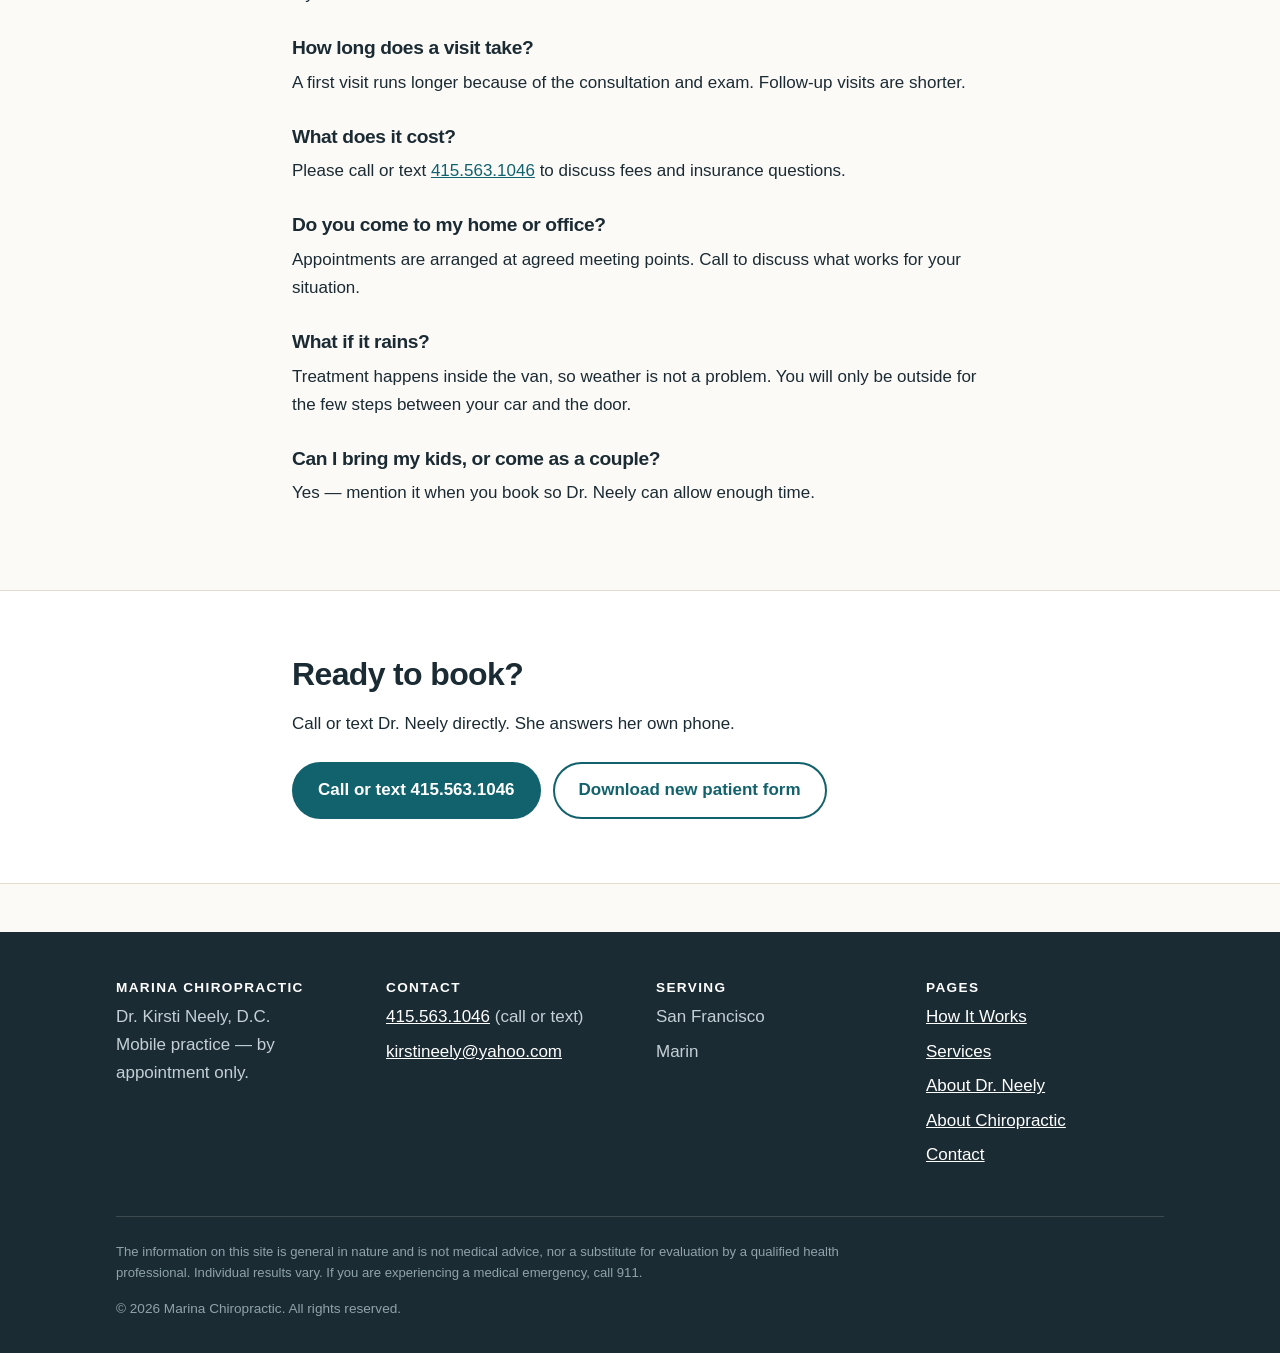
<file: how-it-works.html>
<!DOCTYPE html>
<html lang="en">
<head>
<meta charset="UTF-8">
<meta name="viewport" content="width=device-width, initial-scale=1">
<title>How It Works | Marina Chiropractic &mdash; Mobile Chiropractor</title>
<meta name="description" content="How a mobile chiropractic appointment works: booking, where you meet Dr. Neely, what to expect inside the treatment van, and what to bring.">
<link rel="canonical" href="https://marinachiropractic.com/how-it-works.html">
<link rel="stylesheet" href="styles.css">
</head>
<body>
<a class="skip" href="#main">Skip to content</a>

<header class="site-header">
  <div class="wrap header-inner">
    <a class="brand" href="index.html">Marina Chiropractic<span>Dr. Kirsti Neely, D.C.</span></a>
    <nav class="site-nav" aria-label="Main">
      <a href="index.html">Home</a>
      <a href="how-it-works.html" aria-current="page">How It Works</a>
      <a href="services.html">Services</a>
      <a href="bio.html">About Dr. Neely</a>
      <a href="about-chiropractic.html">About Chiropractic</a>
      <a class="header-cta" href="tel:+14155631046">415.563.1046</a>
    </nav>
  </div>
</header>

<main id="main">

<div class="hero">
  <div class="wrap">
    <p class="eyebrow">What to expect</p>
    <h1>How a mobile visit works</h1>
    <p class="lead">If you have only ever been to a clinic, this is a little different &mdash; and simpler than you might expect. Here is exactly how it goes.</p>
  </div>
</div>

<section>
  <div class="wrap narrow">
    <ol class="steps">
      <li>
        <h3>Call or text to book</h3>
        <p>Reach Dr. Neely directly at <a href="tel:+14155631046">415.563.1046</a>. There is no front desk and no booking software &mdash; you talk to the doctor. Appointment only.</p>
      </li>
      <li>
        <h3>Agree on a time and place</h3>
        <p>Dr. Neely will confirm a meeting spot near you and send you the exact location. Most patients pick somewhere they can walk to or park easily.</p>
      </li>
      <li>
        <h3>Fill in your new patient form</h3>
        <p>First visit only. <a href="forms/new-patient-intake.pdf">Download the form</a>, complete it at home, and bring it with you. Please do not email it &mdash; handing it over in person keeps your health information off email entirely.</p>
      </li>
      <li>
        <h3>Meet at the van</h3>
        <p>The treatment van is a high-roof Sprinter with a full chiropractic table inside. You can stand up straight in it. It is private, heated, and set up like a treatment room.</p>
      </li>
      <li>
        <h3>Consultation, exam, and adjustment</h3>
        <p>Dr. Neely will go through your history, examine you, and explain what she finds before doing anything. Treatment uses hands-on adjustment and an Activator instrument, depending on what suits you.</p>
      </li>
      <li>
        <h3>Leave with a plan</h3>
        <p>You will get specific exercises and practical advice to use between visits, plus a clear sense of whether you need to come back and how often.</p>
      </li>
    </ol>
  </div>
</section>

<section class="alt">
  <div class="wrap narrow">
    <h2>Inside the van</h2>
    <p>The most common question from new patients is a fair one: what is it actually like? It is an extended-wheelbase, high-roof Sprinter fitted out as a treatment room &mdash; a proper adjusting table, full standing headroom, clean linens, and privacy.</p>

    <figure>
      <img src="images/van-interior.jpg" alt="Inside the treatment van: a chiropractic adjusting table, stool, and bench seating with full standing headroom" width="1100" height="1233" loading="lazy">
      <figcaption>Inside the van &mdash; a full adjusting table, room to stand, and privacy.</figcaption>
    </figure>

    <figure>
      <img src="images/van-exterior.jpg" alt="The silver Sprinter treatment van parked in a waterfront lot with the Golden Gate Bridge behind it" width="1032" height="574" loading="lazy">
      <figcaption>A typical meeting spot &mdash; easy parking, a short walk, and no waiting room.</figcaption>
    </figure>

    <div class="callout">
      <p>Dr. Neely will tell you what the van looks like and where exactly it will be parked when she confirms your appointment, so you are never wandering a parking lot looking for it.</p>
    </div>
  </div>
</section>

<section>
  <div class="wrap narrow prose">
    <h2>Common questions</h2>

    <h3>What should I wear?</h3>
    <p>Comfortable clothes you can move in. Nothing restrictive, and avoid heavy belts or bulky layers.</p>

    <h3>How long does a visit take?</h3>
    <p>A first visit runs longer because of the consultation and exam. Follow-up visits are shorter. <!-- PLACEHOLDER: confirm actual durations with Dr. Neely and replace this sentence with specifics, e.g. "about 45 minutes" and "about 20 minutes". --></p>

    <h3>What does it cost?</h3>
    <p>Please call or text <a href="tel:+14155631046">415.563.1046</a> to discuss fees and insurance questions.</p>
    <!-- PLACEHOLDER / RECOMMENDATION: Dr. Neely does not accept insurance.
         Stating the cash price here plainly (e.g. "Visits are $X. I do not bill
         insurance.") would filter out the wrong callers and convert the right
         ones. Left as "call us" per the current site until she decides. -->

    <h3>Do you come to my home or office?</h3>
    <p>Appointments are arranged at agreed meeting points. Call to discuss what works for your situation.</p>
    <!-- PLACEHOLDER: confirm whether she will do home or workplace visits, and update. -->

    <h3>What if it rains?</h3>
    <p>Treatment happens inside the van, so weather is not a problem. You will only be outside for the few steps between your car and the door.</p>

    <h3>Can I bring my kids, or come as a couple?</h3>
    <p>Yes &mdash; mention it when you book so Dr. Neely can allow enough time.</p>
    <!-- PLACEHOLDER: confirm this is accurate before publishing. -->
  </div>
</section>

<section class="alt">
  <div class="wrap narrow">
    <h2>Ready to book?</h2>
    <p>Call or text Dr. Neely directly. She answers her own phone.</p>
    <div class="btn-row">
      <a class="btn btn-primary" href="tel:+14155631046">Call or text 415.563.1046</a>
      <a class="btn btn-secondary" href="forms/new-patient-intake.pdf">Download new patient form</a>
    </div>
  </div>
</section>

</main>

<footer class="site-footer">
  <div class="wrap">
    <div class="footer-grid">
      <div>
        <h3>Marina Chiropractic</h3>
        <p style="margin:0">Dr. Kirsti Neely, D.C.<br>Mobile practice &mdash; by appointment only.</p>
      </div>
      <div>
        <h3>Contact</h3>
        <ul>
          <li><a href="tel:+14155631046">415.563.1046</a> (call or text)</li>
          <li><a href="mailto:kirstineely@yahoo.com">kirstineely@yahoo.com</a></li>
        </ul>
      </div>
      <div>
        <h3>Serving</h3>
        <ul>
          <li>San Francisco</li>
          <li>Marin</li>
        </ul>
      </div>
      <div>
        <h3>Pages</h3>
        <ul>
          <li><a href="how-it-works.html">How It Works</a></li>
          <li><a href="services.html">Services</a></li>
          <li><a href="bio.html">About Dr. Neely</a></li>
          <li><a href="about-chiropractic.html">About Chiropractic</a></li>
          <li><a href="contact.html">Contact</a></li>
        </ul>
      </div>
    </div>
    <div class="footer-bottom">
      <p class="disclaimer">The information on this site is general in nature and is not medical advice, nor a substitute for evaluation by a qualified health professional. Individual results vary. If you are experiencing a medical emergency, call 911.</p>
      <p style="margin:0">&copy; 2026 Marina Chiropractic. All rights reserved.</p>
    </div>
  </div>
</footer>

<div class="call-bar">
  <a href="tel:+14155631046">Call</a>
  <a class="secondary" href="sms:+14155631046">Text</a>
</div>

</body>
</html>
</file>
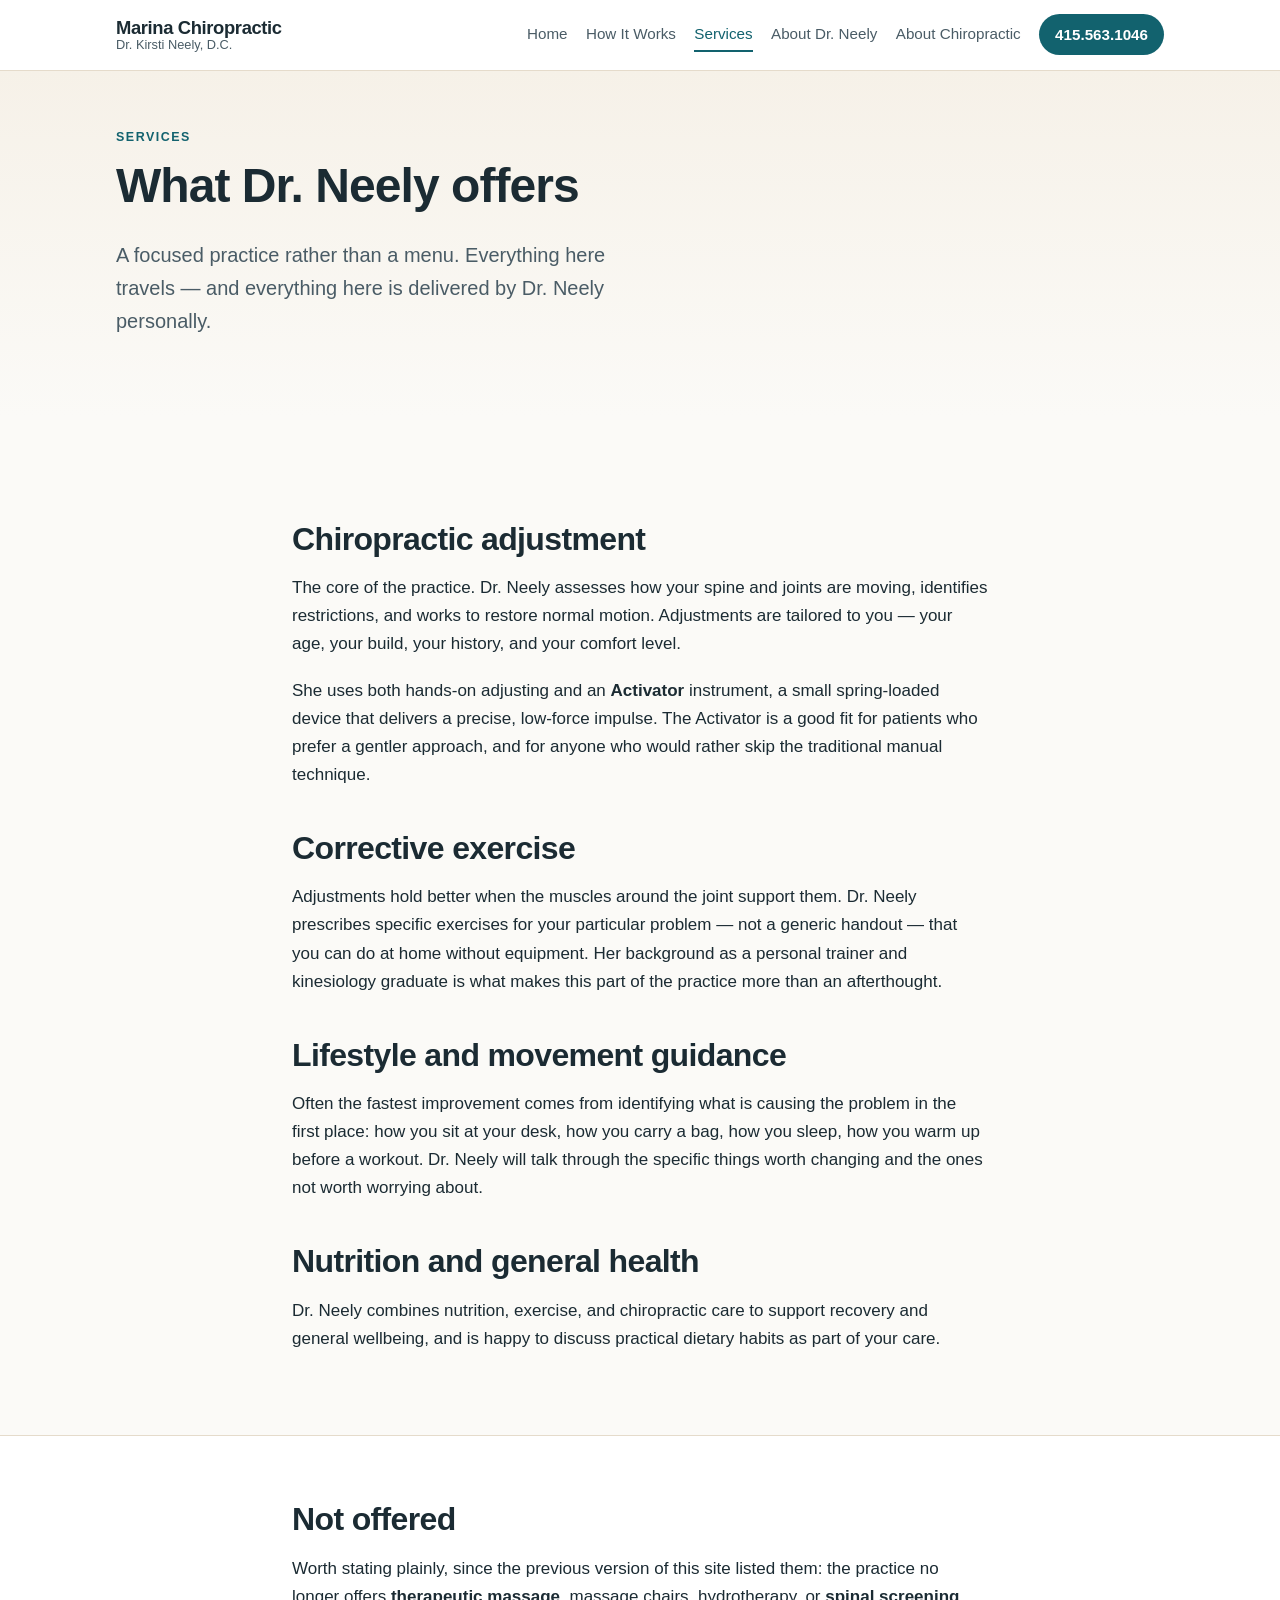
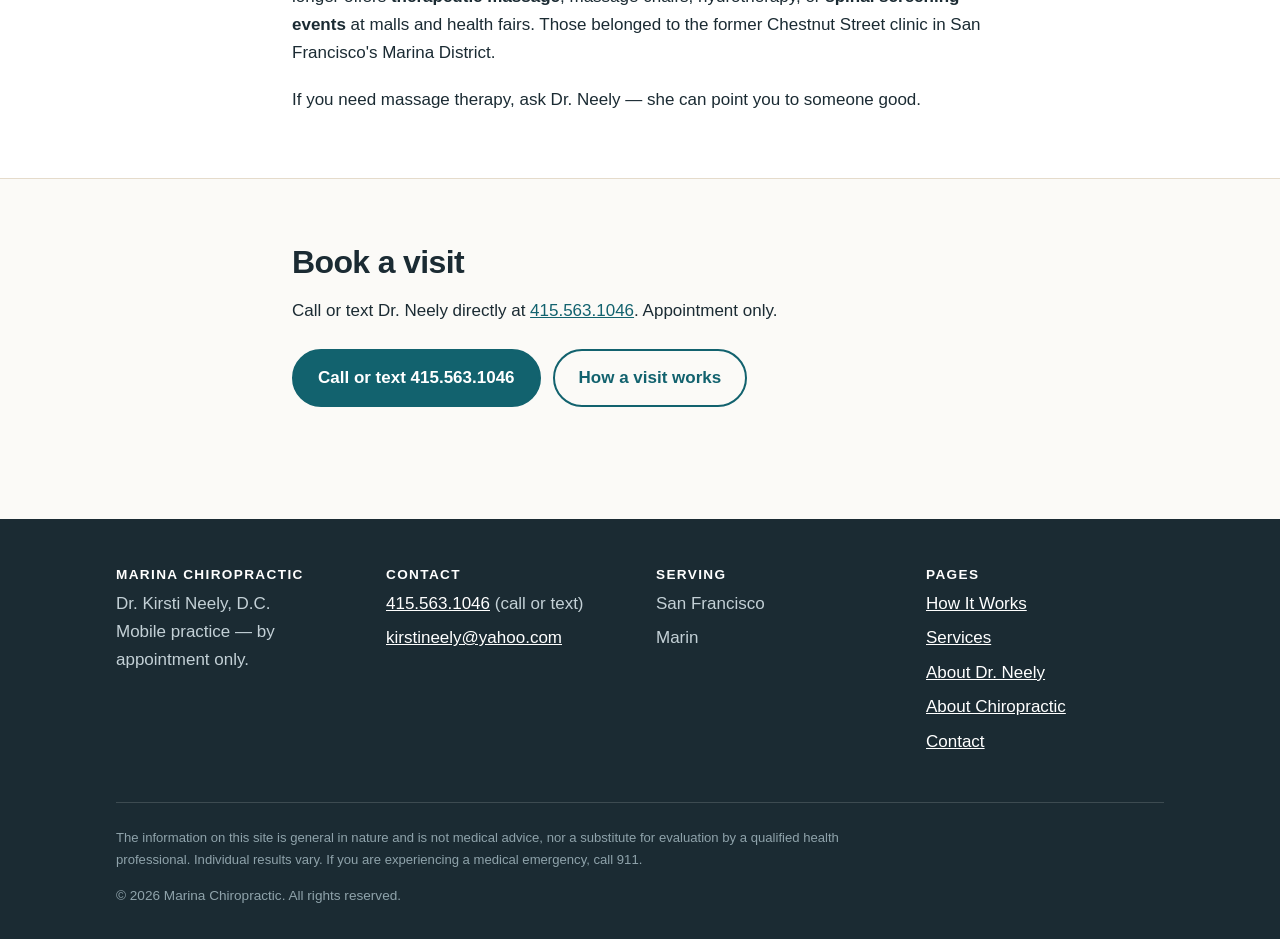
<file: services.html>
<!DOCTYPE html>
<html lang="en">
<head>
<meta charset="UTF-8">
<meta name="viewport" content="width=device-width, initial-scale=1">
<title>Services | Marina Chiropractic &mdash; Dr. Kirsti Neely</title>
<meta name="description" content="Chiropractic adjustment, Activator instrument technique, corrective exercise, and practical lifestyle guidance &mdash; delivered wherever it suits you.">
<link rel="canonical" href="https://marinachiropractic.com/services.html">
<link rel="stylesheet" href="styles.css">
</head>
<body>
<a class="skip" href="#main">Skip to content</a>

<header class="site-header">
  <div class="wrap header-inner">
    <a class="brand" href="index.html">Marina Chiropractic<span>Dr. Kirsti Neely, D.C.</span></a>
    <nav class="site-nav" aria-label="Main">
      <a href="index.html">Home</a>
      <a href="how-it-works.html">How It Works</a>
      <a href="services.html" aria-current="page">Services</a>
      <a href="bio.html">About Dr. Neely</a>
      <a href="about-chiropractic.html">About Chiropractic</a>
      <a class="header-cta" href="tel:+14155631046">415.563.1046</a>
    </nav>
  </div>
</header>

<main id="main">

<div class="hero">
  <div class="wrap">
    <p class="eyebrow">Services</p>
    <h1>What Dr. Neely offers</h1>
    <p class="lead">A focused practice rather than a menu. Everything here travels &mdash; and everything here is delivered by Dr. Neely personally.</p>
  </div>
</div>

<section>
  <div class="wrap narrow prose">

    <h2>Chiropractic adjustment</h2>
    <p>The core of the practice. Dr. Neely assesses how your spine and joints are moving, identifies restrictions, and works to restore normal motion. Adjustments are tailored to you &mdash; your age, your build, your history, and your comfort level.</p>
    <p>She uses both hands-on adjusting and an <strong>Activator</strong> instrument, a small spring-loaded device that delivers a precise, low-force impulse. The Activator is a good fit for patients who prefer a gentler approach, and for anyone who would rather skip the traditional manual technique.</p>

    <h2>Corrective exercise</h2>
    <p>Adjustments hold better when the muscles around the joint support them. Dr. Neely prescribes specific exercises for your particular problem &mdash; not a generic handout &mdash; that you can do at home without equipment. Her background as a personal trainer and kinesiology graduate is what makes this part of the practice more than an afterthought.</p>

    <h2>Lifestyle and movement guidance</h2>
    <p>Often the fastest improvement comes from identifying what is causing the problem in the first place: how you sit at your desk, how you carry a bag, how you sleep, how you warm up before a workout. Dr. Neely will talk through the specific things worth changing and the ones not worth worrying about.</p>

    <h2>Nutrition and general health</h2>
    <p>Dr. Neely combines nutrition, exercise, and chiropractic care to support recovery and general wellbeing, and is happy to discuss practical dietary habits as part of your care.</p>
    <!-- NOTE: The old site's Nutritional Counseling section recommended "Monavie",
         an acai-juice MLM that went bankrupt around 2015 amid FTC and class-action
         scrutiny over health claims. That sentence has been removed and should not
         be restored. Original text preserved in archive/ and in the Blogger site. -->

  </div>
</section>

<section class="alt">
  <div class="wrap narrow">
    <h2>Not offered</h2>
    <p>Worth stating plainly, since the previous version of this site listed them: the practice no longer offers <strong>therapeutic massage</strong>, massage chairs, hydrotherapy, or <strong>spinal screening events</strong> at malls and health fairs. Those belonged to the former Chestnut Street clinic in San Francisco's Marina District.</p>
    <p style="margin-bottom:0">If you need massage therapy, ask Dr. Neely &mdash; she can point you to someone good.</p>
  </div>
</section>

<section>
  <div class="wrap narrow">
    <h2>Book a visit</h2>
    <p>Call or text Dr. Neely directly at <a href="tel:+14155631046">415.563.1046</a>. Appointment only.</p>
    <div class="btn-row">
      <a class="btn btn-primary" href="tel:+14155631046">Call or text 415.563.1046</a>
      <a class="btn btn-secondary" href="how-it-works.html">How a visit works</a>
    </div>
  </div>
</section>

</main>

<footer class="site-footer">
  <div class="wrap">
    <div class="footer-grid">
      <div>
        <h3>Marina Chiropractic</h3>
        <p style="margin:0">Dr. Kirsti Neely, D.C.<br>Mobile practice &mdash; by appointment only.</p>
      </div>
      <div>
        <h3>Contact</h3>
        <ul>
          <li><a href="tel:+14155631046">415.563.1046</a> (call or text)</li>
          <li><a href="mailto:kirstineely@yahoo.com">kirstineely@yahoo.com</a></li>
        </ul>
      </div>
      <div>
        <h3>Serving</h3>
        <ul>
          <li>San Francisco</li>
          <li>Marin</li>
        </ul>
      </div>
      <div>
        <h3>Pages</h3>
        <ul>
          <li><a href="how-it-works.html">How It Works</a></li>
          <li><a href="services.html">Services</a></li>
          <li><a href="bio.html">About Dr. Neely</a></li>
          <li><a href="about-chiropractic.html">About Chiropractic</a></li>
          <li><a href="contact.html">Contact</a></li>
        </ul>
      </div>
    </div>
    <div class="footer-bottom">
      <p class="disclaimer">The information on this site is general in nature and is not medical advice, nor a substitute for evaluation by a qualified health professional. Individual results vary. If you are experiencing a medical emergency, call 911.</p>
      <p style="margin:0">&copy; 2026 Marina Chiropractic. All rights reserved.</p>
    </div>
  </div>
</footer>

<div class="call-bar">
  <a href="tel:+14155631046">Call</a>
  <a class="secondary" href="sms:+14155631046">Text</a>
</div>

</body>
</html>
</file>
<file: styles.css>
:root {
  --ink: #1b2b33;
  --ink-soft: #4a5c66;
  --teal: #12626e;
  --teal-dark: #0d4b55;
  --sand: #f6f1e8;
  --sand-line: #e5dbcb;
  --paper: #ffffff;
  --shell: #fbfaf7;
  --max: 68rem;
  --radius: 14px;
}

*,
*::before,
*::after {
  box-sizing: border-box;
}

html {
  scroll-behavior: smooth;
}

body {
  margin: 0;
  background: var(--shell);
  color: var(--ink);
  font-family: -apple-system, BlinkMacSystemFont, "Segoe UI", Roboto, Helvetica,
    Arial, sans-serif;
  font-size: 1.0625rem;
  line-height: 1.65;
  -webkit-font-smoothing: antialiased;
}

h1,
h2,
h3 {
  line-height: 1.2;
  letter-spacing: -0.02em;
  margin: 0 0 0.5em;
}

h1 {
  font-size: clamp(2rem, 5vw, 3rem);
}

h2 {
  font-size: clamp(1.5rem, 3.5vw, 2rem);
}

h3 {
  font-size: 1.2rem;
}

p {
  margin: 0 0 1.1em;
}

a {
  color: var(--teal);
}

.wrap {
  max-width: var(--max);
  margin: 0 auto;
  padding: 0 1.25rem;
}

.narrow {
  max-width: 46rem;
}

/* Skip link for keyboard and screen reader users */
.skip {
  position: absolute;
  left: -9999px;
  background: var(--teal);
  color: #fff;
  padding: 0.75rem 1rem;
  z-index: 100;
}

.skip:focus {
  left: 1rem;
  top: 1rem;
}

/* ---------- Header ---------- */

.site-header {
  background: var(--paper);
  border-bottom: 1px solid var(--sand-line);
  position: sticky;
  top: 0;
  z-index: 50;
}

.header-inner {
  display: flex;
  flex-wrap: wrap;
  align-items: center;
  gap: 0.75rem 1.5rem;
  padding-top: 0.9rem;
  padding-bottom: 0.9rem;
}

.brand {
  font-weight: 700;
  font-size: 1.15rem;
  color: var(--ink);
  text-decoration: none;
  letter-spacing: -0.02em;
  line-height: 1.15;
}

.brand span {
  display: block;
  font-weight: 400;
  font-size: 0.8rem;
  color: var(--ink-soft);
  letter-spacing: 0;
}

.site-nav {
  display: flex;
  flex-wrap: wrap;
  gap: 0.25rem 1.15rem;
  margin-left: auto;
  align-items: center;
}

/* On phones the full nav wrapped to two lines and cost ~80px of the first
   screen. Show only the call button there; the footer carries every link. */
@media (max-width: 51.99rem) {
  .site-nav a:not(.header-cta) {
    display: none;
  }

  .header-inner {
    padding-top: 0.7rem;
    padding-bottom: 0.7rem;
  }
}

.site-nav a {
  color: var(--ink-soft);
  text-decoration: none;
  font-size: 0.95rem;
  padding: 0.2rem 0;
  border-bottom: 2px solid transparent;
}

.site-nav a:hover,
.site-nav a[aria-current="page"] {
  color: var(--teal);
  border-bottom-color: var(--teal);
}

.header-cta {
  background: var(--teal);
  color: #fff !important;
  padding: 0.5rem 1rem !important;
  border-radius: 999px;
  font-weight: 600;
  border-bottom: none !important;
}

.header-cta:hover {
  background: var(--teal-dark);
}

/* ---------- Hero ---------- */

.hero {
  background: linear-gradient(180deg, var(--sand) 0%, var(--shell) 100%);
  padding: clamp(1.75rem, 5vw, 3.5rem) 0 clamp(2rem, 5vw, 3.5rem);
}

.hero .eyebrow {
  text-transform: uppercase;
  letter-spacing: 0.12em;
  font-size: 0.78rem;
  font-weight: 700;
  color: var(--teal);
  margin-bottom: 0.6rem;
}

.hero p.lead {
  font-size: clamp(1.05rem, 2.2vw, 1.25rem);
  color: var(--ink-soft);
  max-width: 34rem;
}

/* Photo-led hero. On phones the image comes first: the van in a parking
   lot explains the practice faster than any sentence can. */
.hero-grid {
  display: grid;
  gap: clamp(1.25rem, 4vw, 2.5rem);
  align-items: center;
}

@media (min-width: 52rem) {
  .hero-grid {
    grid-template-columns: 1fr 1fr;
  }
}

.hero-media {
  margin: 0;
  order: -1;
}

@media (min-width: 52rem) {
  .hero-media {
    order: 0;
  }
}

.hero-media img {
  width: 100%;
  height: auto;
  display: block;
  border-radius: var(--radius);
  box-shadow: 0 12px 32px rgba(27, 43, 51, 0.16);
}

/* ---------- Chips ---------- */

.chips {
  list-style: none;
  padding: 0;
  margin: 1.25rem 0 0;
  display: flex;
  flex-wrap: wrap;
  gap: 0.5rem;
}

.chips li {
  background: var(--paper);
  border: 1px solid var(--sand-line);
  border-radius: 999px;
  padding: 0.35rem 0.9rem;
  font-size: 0.9rem;
  font-weight: 600;
  color: var(--ink-soft);
}

/* ---------- Buttons ---------- */

.btn-row {
  display: flex;
  flex-wrap: wrap;
  gap: 0.75rem;
  margin-top: 1.5rem;
}

.btn {
  display: inline-block;
  padding: 0.8rem 1.5rem;
  border-radius: 999px;
  text-decoration: none;
  font-weight: 600;
  border: 2px solid var(--teal);
}

.btn-primary {
  background: var(--teal);
  color: #fff;
}

.btn-primary:hover {
  background: var(--teal-dark);
  border-color: var(--teal-dark);
}

.btn-secondary {
  background: transparent;
  color: var(--teal);
}

.btn-secondary:hover {
  background: var(--sand);
}

/* ---------- Sections ---------- */

section {
  padding: clamp(2.5rem, 6vw, 4rem) 0;
}

section.alt {
  background: var(--paper);
  border-top: 1px solid var(--sand-line);
  border-bottom: 1px solid var(--sand-line);
}

.section-intro {
  max-width: 42rem;
  color: var(--ink-soft);
}

/* ---------- Cards ---------- */

.grid {
  display: grid;
  gap: 1.25rem;
  grid-template-columns: repeat(auto-fit, minmax(15rem, 1fr));
  margin-top: 2rem;
}

.card {
  background: var(--paper);
  border: 1px solid var(--sand-line);
  border-radius: var(--radius);
  padding: 1.5rem;
}

section.alt .card {
  background: var(--shell);
}

.card h3 {
  margin-bottom: 0.35rem;
}

.card p:last-child {
  margin-bottom: 0;
}

/* ---------- Numbered steps ---------- */

.steps {
  counter-reset: step;
  list-style: none;
  padding: 0;
  margin: 2rem 0 0;
  display: grid;
  gap: 1.25rem;
}

.steps li {
  counter-increment: step;
  position: relative;
  padding-left: 3.25rem;
}

.steps li::before {
  content: counter(step);
  position: absolute;
  left: 0;
  top: 0;
  width: 2.25rem;
  height: 2.25rem;
  border-radius: 50%;
  background: var(--teal);
  color: #fff;
  font-weight: 700;
  display: grid;
  place-items: center;
}

.steps h3 {
  margin-bottom: 0.2rem;
}

.steps p {
  margin-bottom: 0;
  color: var(--ink-soft);
}

/* ---------- Conditions list ---------- */

.pill-list {
  list-style: none;
  padding: 0;
  margin: 1.5rem 0 0;
  display: flex;
  flex-wrap: wrap;
  gap: 0.5rem;
}

.pill-list li {
  background: var(--paper);
  border: 1px solid var(--sand-line);
  border-radius: 999px;
  padding: 0.4rem 0.95rem;
  font-size: 0.92rem;
}

section.alt .pill-list li {
  background: var(--shell);
}

/* ---------- Service area ---------- */

.area-list {
  list-style: none;
  padding: 0;
  margin: 1.25rem 0 0;
  display: grid;
  gap: 0.5rem;
  grid-template-columns: repeat(auto-fit, minmax(11rem, 1fr));
}

.area-list li {
  padding-left: 1.5rem;
  position: relative;
  color: var(--ink-soft);
}

.area-list li::before {
  content: "";
  position: absolute;
  left: 0;
  top: 0.62em;
  width: 0.5rem;
  height: 0.5rem;
  border-radius: 50%;
  background: var(--teal);
}

/* ---------- Contact block ---------- */

.contact-block {
  background: var(--paper);
  border: 1px solid var(--sand-line);
  border-radius: var(--radius);
  padding: 1.75rem;
  margin-top: 1.5rem;
}

.contact-block dl {
  margin: 0;
  display: grid;
  gap: 1rem;
}

.contact-block dt {
  font-weight: 700;
  font-size: 0.82rem;
  text-transform: uppercase;
  letter-spacing: 0.08em;
  color: var(--ink-soft);
}

.contact-block dd {
  margin: 0.15rem 0 0;
  font-size: 1.1rem;
}

/* ---------- Images ---------- */

figure {
  margin: 2rem 0 0;
}

figure img {
  width: 100%;
  height: auto;
  border-radius: var(--radius);
  display: block;
  border: 1px solid var(--sand-line);
}

figcaption {
  font-size: 0.9rem;
  color: var(--ink-soft);
  margin-top: 0.6rem;
}

.placeholder {
  background: var(--sand);
  border: 2px dashed var(--sand-line);
  border-radius: var(--radius);
  padding: 3rem 1.5rem;
  text-align: center;
  color: var(--ink-soft);
  font-size: 0.95rem;
}

/* Source headshot is only 349px wide, so cap the display size
   to keep it sharp on high-density screens. */
.portrait {
  max-width: 15rem;
  margin: 0 0 1.75rem;
  float: right;
  margin-left: 1.75rem;
}

.portrait img {
  border-radius: 50%;
  aspect-ratio: 1;
  object-fit: cover;
}

@media (max-width: 44rem) {
  .portrait {
    float: none;
    margin-left: auto;
    margin-right: auto;
  }
}

/* ---------- Callout ---------- */

.callout {
  background: var(--sand);
  border-left: 4px solid var(--teal);
  border-radius: 0 var(--radius) var(--radius) 0;
  padding: 1.25rem 1.5rem;
  margin: 2rem 0 0;
}

.callout p:last-child {
  margin-bottom: 0;
}

/* ---------- Prose ---------- */

.prose h2 {
  margin-top: 2.5rem;
}

.prose h3 {
  margin-top: 1.75rem;
}

.prose ul {
  padding-left: 1.25rem;
}

.prose li {
  margin-bottom: 0.5rem;
}

/* ---------- Testimonials ---------- */

.quotes {
  display: grid;
  gap: 1.25rem;
  grid-template-columns: repeat(auto-fit, minmax(16rem, 1fr));
  margin-top: 2rem;
}

.quotes blockquote {
  background: var(--paper);
  border: 1px solid var(--sand-line);
  border-radius: var(--radius);
  padding: 1.5rem;
  margin: 0;
  display: flex;
  flex-direction: column;
}

section.alt .quotes blockquote {
  background: var(--shell);
}

.quotes p {
  font-size: 1.02rem;
  margin-bottom: 1rem;
}

.quotes footer {
  margin-top: auto;
  font-size: 0.88rem;
  color: var(--ink-soft);
  font-weight: 600;
}

.stars {
  color: #d99a2b;
  letter-spacing: 0.1em;
  font-size: 0.9rem;
  margin-bottom: 0.6rem;
}

/* ---------- Sticky mobile call bar ---------- */

/* The entire booking funnel is one phone number, so keep it permanently
   reachable on phones. Hidden on larger screens where the header CTA is
   always visible. */
.call-bar {
  position: fixed;
  bottom: 0;
  left: 0;
  right: 0;
  z-index: 60;
  display: none;
  gap: 1px;
  background: var(--sand-line);
  box-shadow: 0 -4px 16px rgba(27, 43, 51, 0.12);
}

.call-bar a {
  flex: 1;
  text-align: center;
  padding: 0.9rem 0.5rem;
  background: var(--teal);
  color: #fff;
  text-decoration: none;
  font-weight: 700;
  font-size: 1rem;
}

.call-bar a.secondary {
  background: var(--ink);
}

@media (max-width: 51.99rem) {
  .call-bar {
    display: flex;
  }

  body {
    padding-bottom: 3.5rem;
  }
}

/* ---------- Footer ---------- */

.site-footer {
  background: var(--ink);
  color: #c3d0d6;
  padding: 3rem 0 2rem;
  margin-top: 3rem;
}

.site-footer a {
  color: #fff;
}

.footer-grid {
  display: grid;
  gap: 2rem;
  grid-template-columns: repeat(auto-fit, minmax(14rem, 1fr));
}

.site-footer h3 {
  color: #fff;
  font-size: 0.85rem;
  text-transform: uppercase;
  letter-spacing: 0.1em;
}

.site-footer ul {
  list-style: none;
  padding: 0;
  margin: 0;
}

.site-footer li {
  margin-bottom: 0.4rem;
}

.footer-bottom {
  border-top: 1px solid rgba(255, 255, 255, 0.15);
  margin-top: 2.5rem;
  padding-top: 1.5rem;
  font-size: 0.85rem;
  color: #8fa3ab;
}

.disclaimer {
  font-size: 0.82rem;
  color: #8fa3ab;
  max-width: 46rem;
}
</file>
